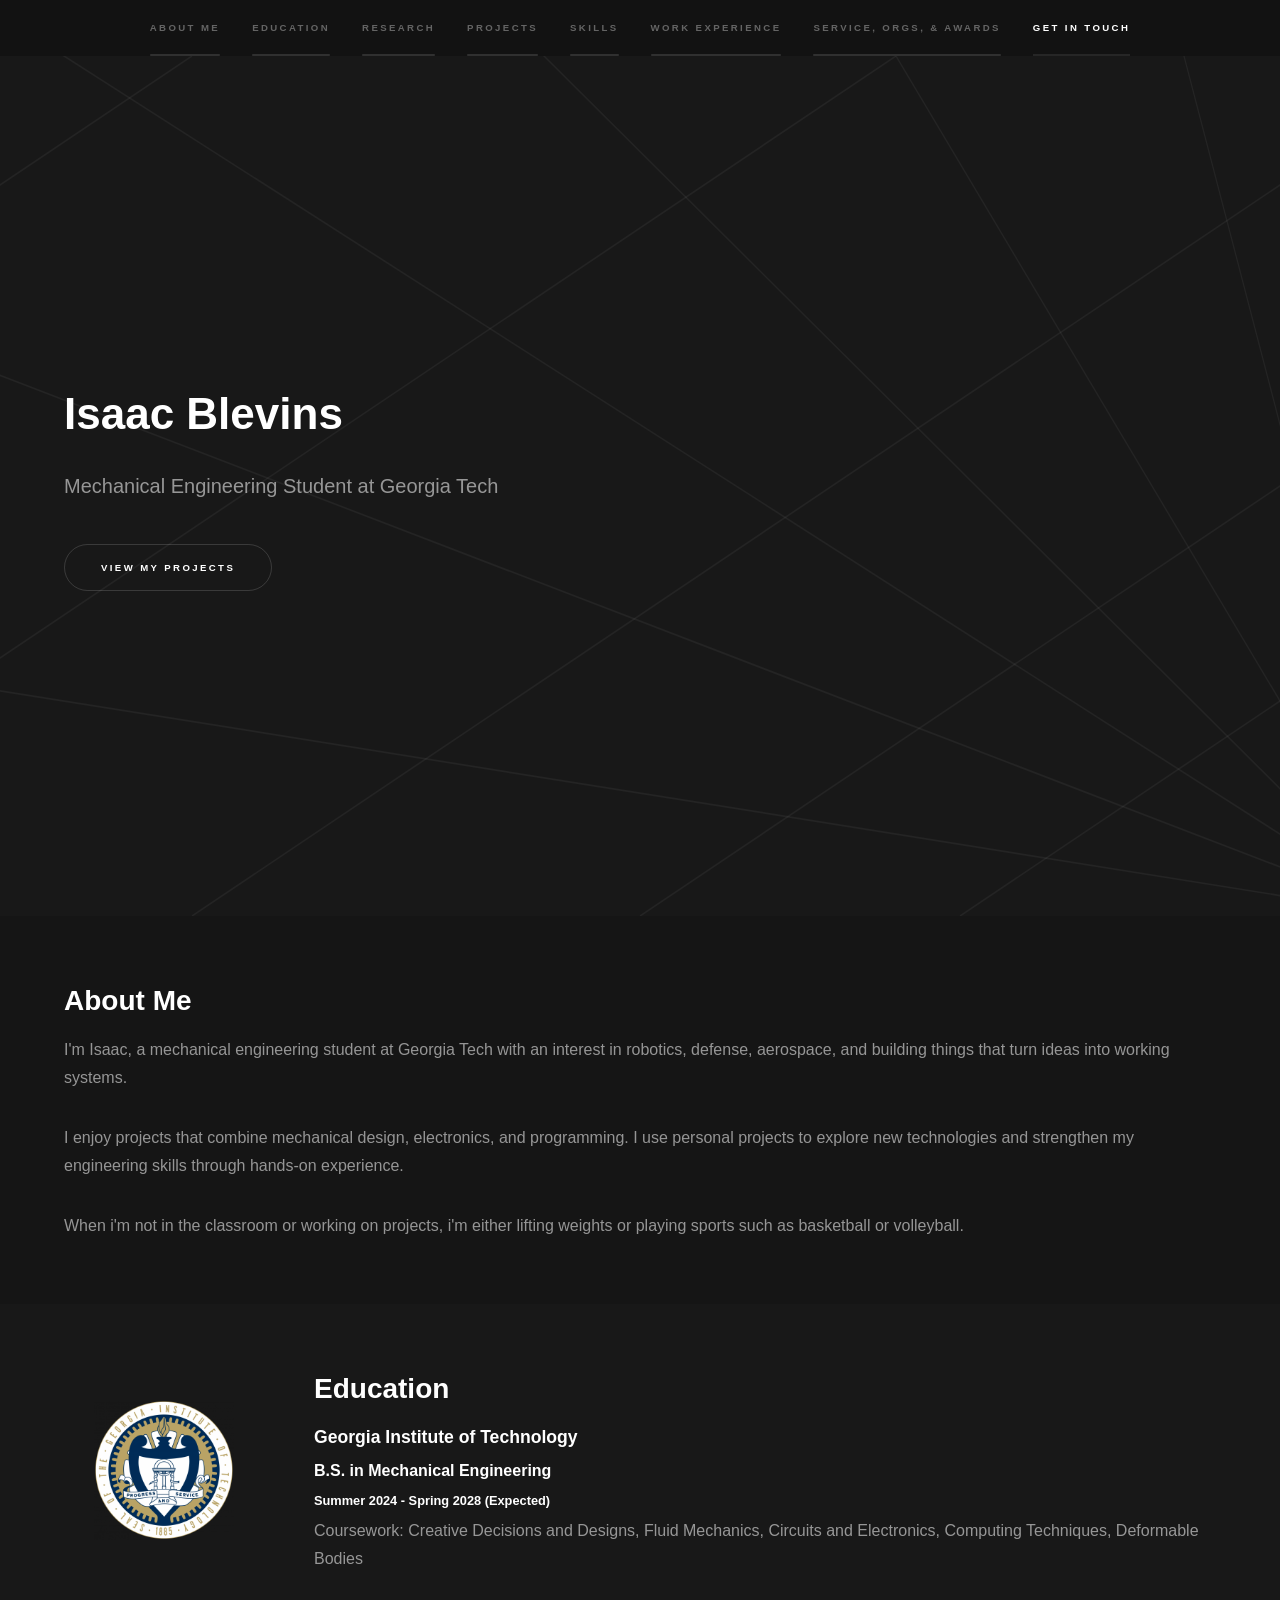
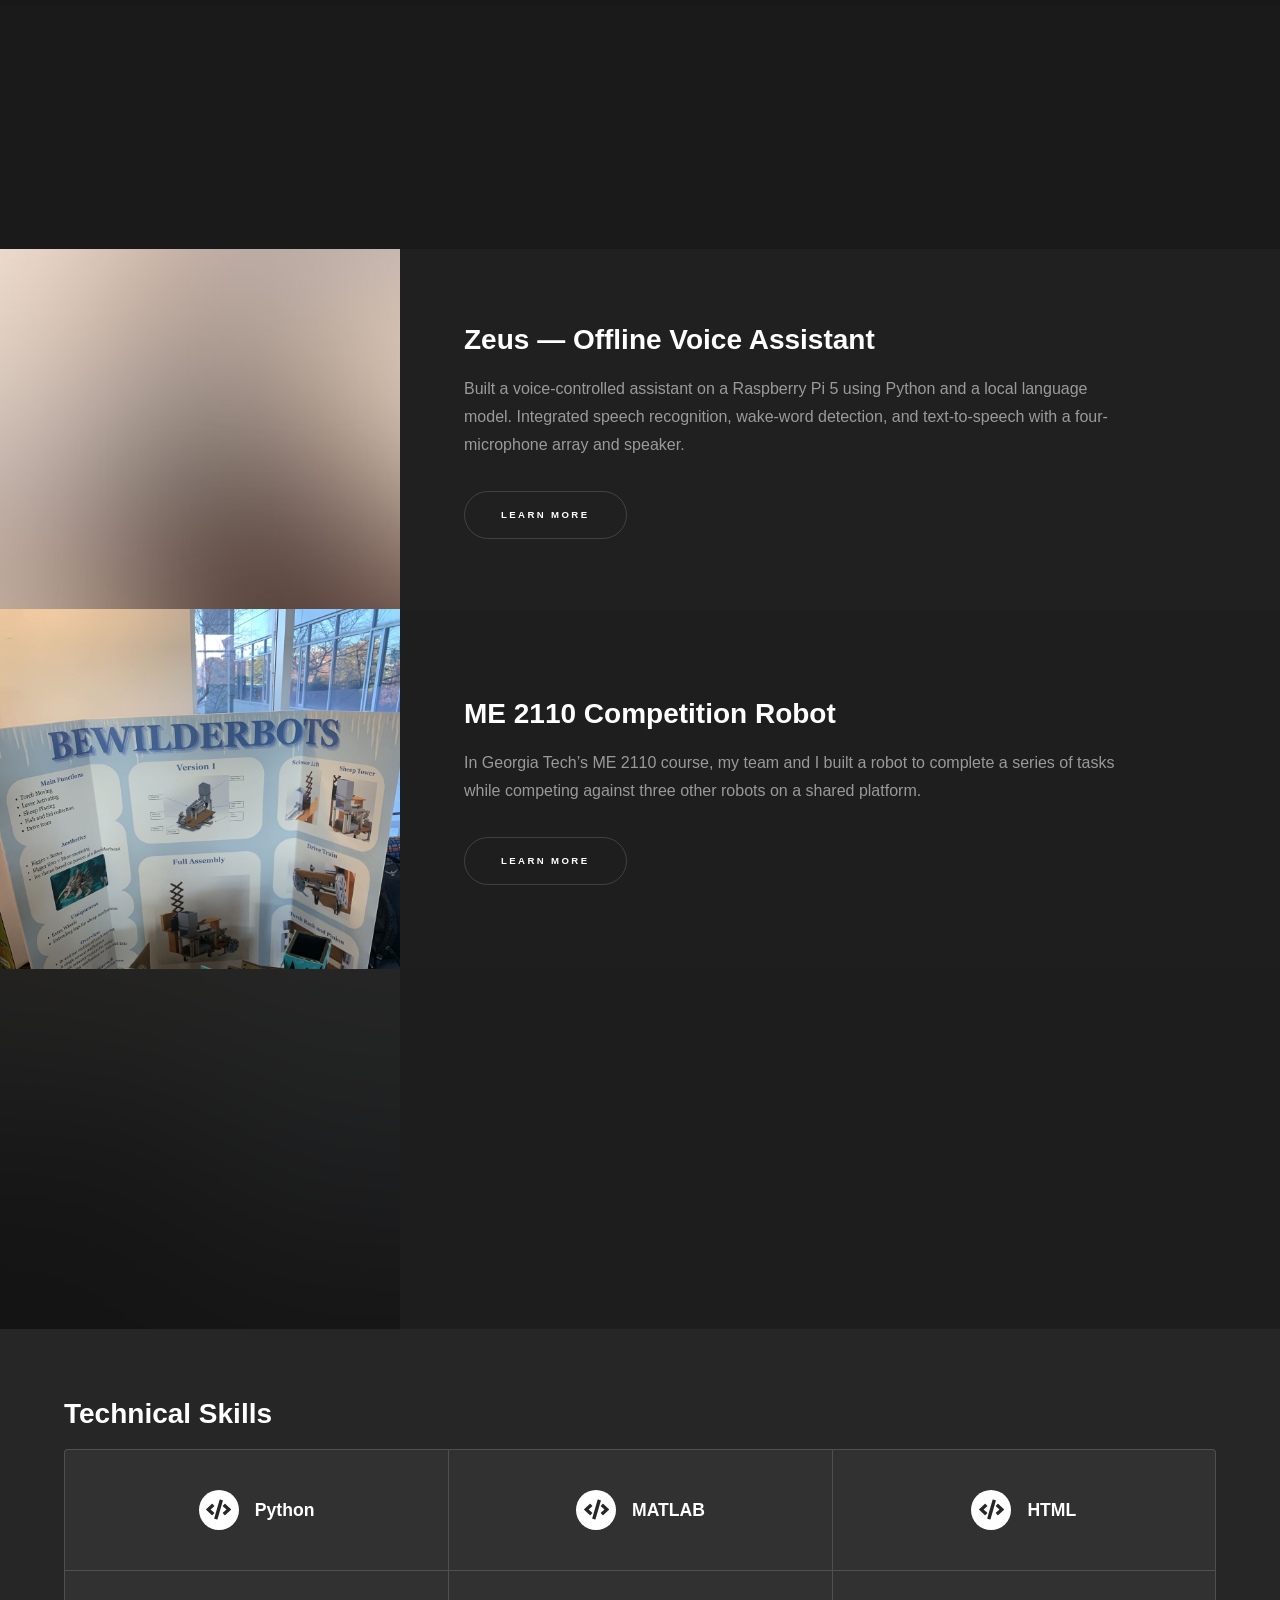
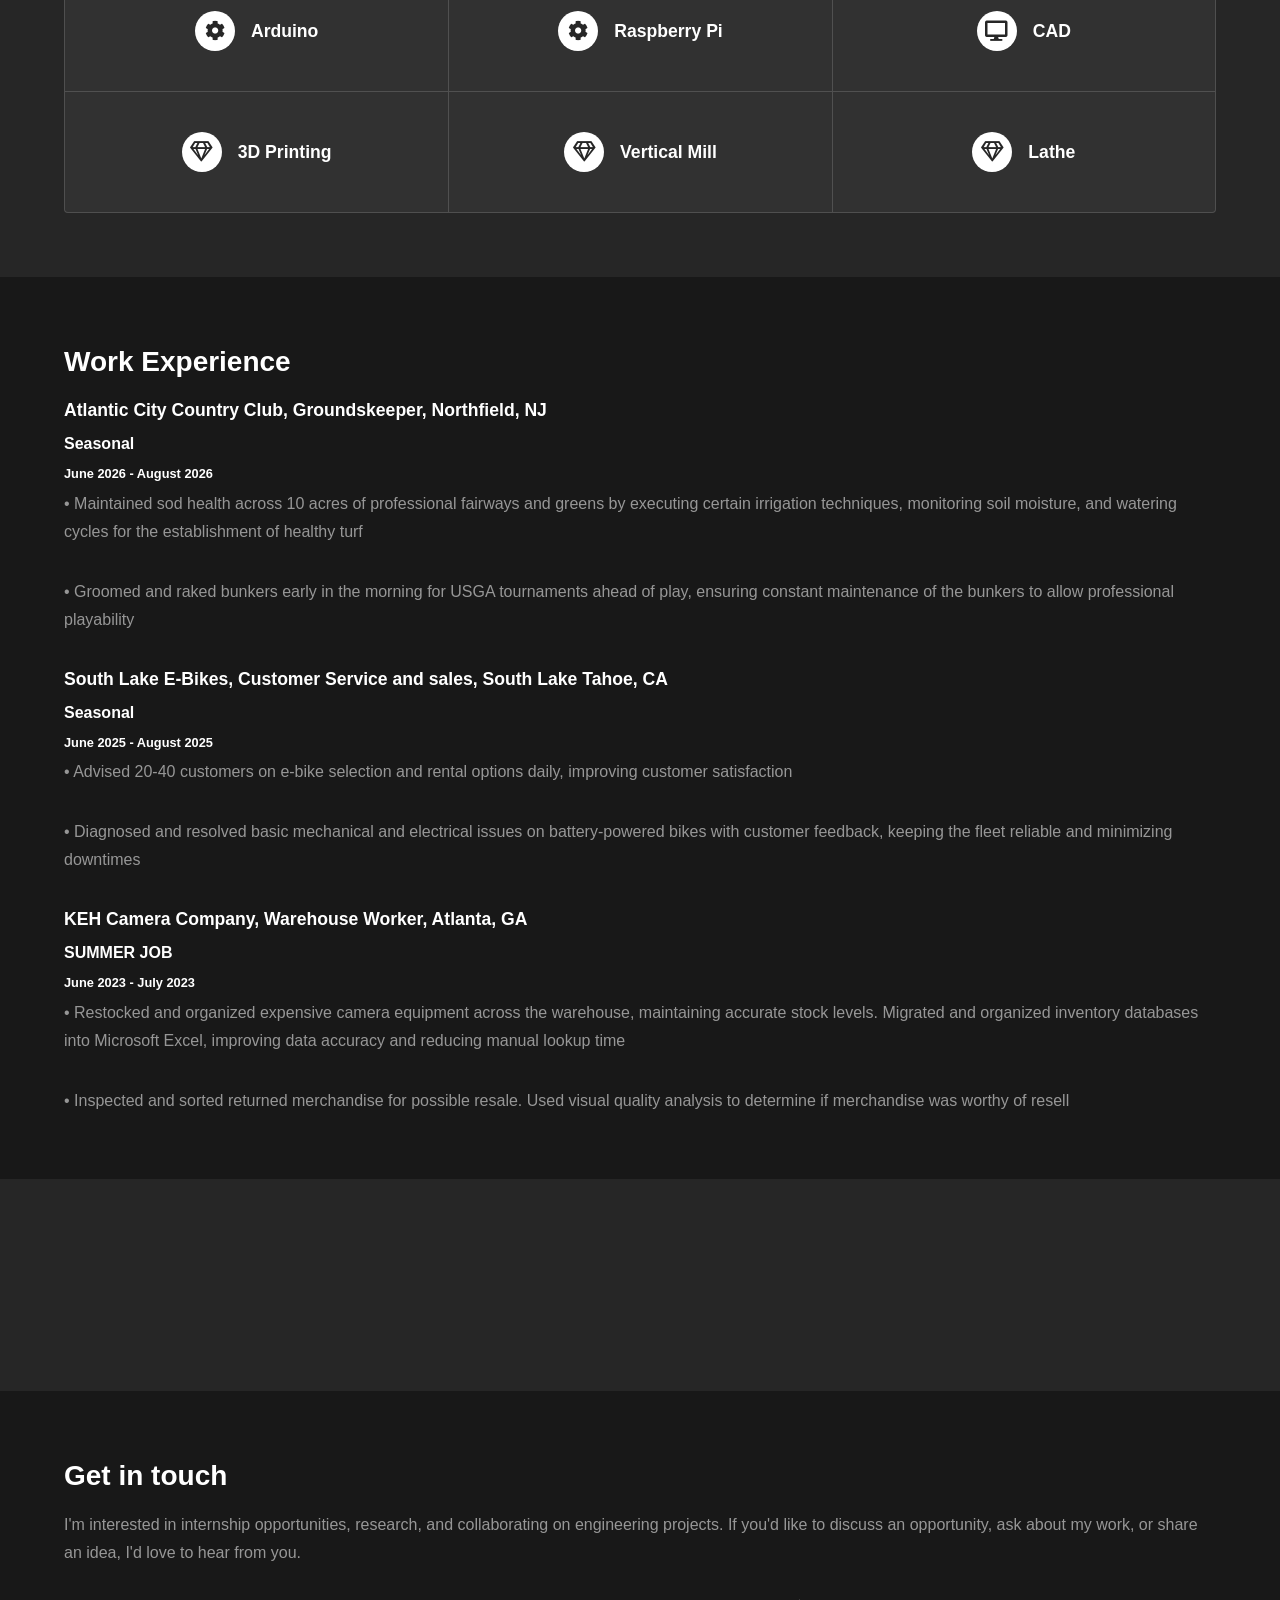
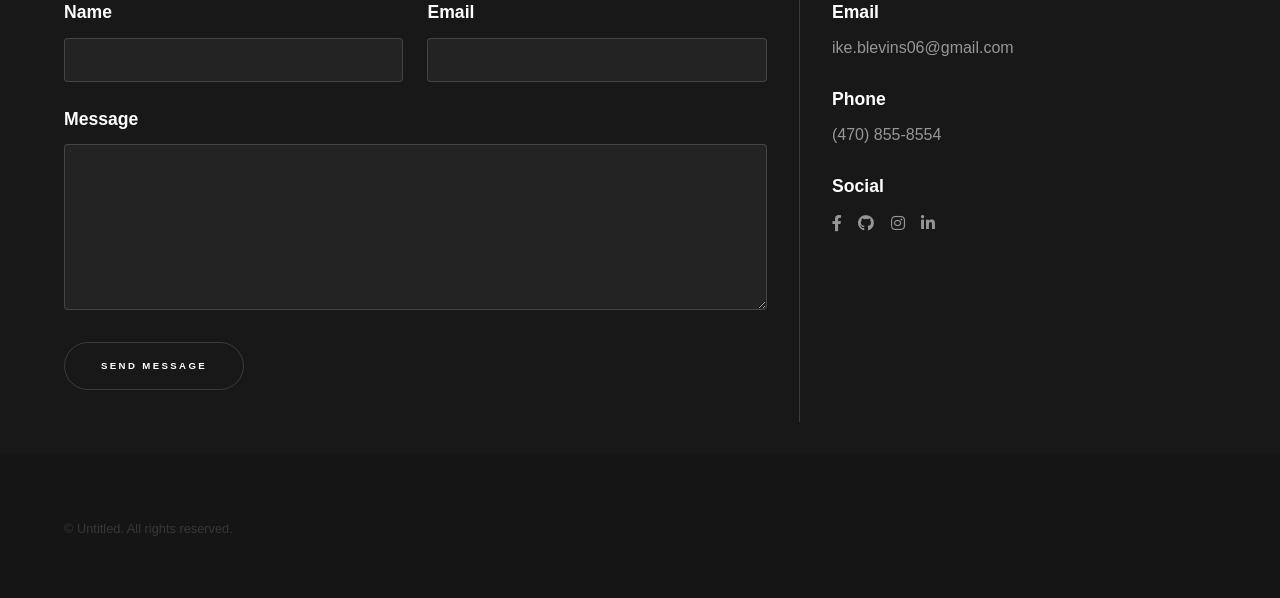
<file: index.html>
<!DOCTYPE HTML>
<!--
	Hyperspace by HTML5 UP
	html5up.net | @ajlkn
	Free for personal and commercial use under the CCA 3.0 license (html5up.net/license)
-->
<html>
	<head>
		<title>Isaac Blevins</title>
		<link rel="icon" type="image/png" href="images/edscxh5g.png" />
		<meta charset="utf-8" />
		<meta name="viewport" content="width=device-width, initial-scale=1, user-scalable=no" />
		<link rel="stylesheet" href="assets/css/main.css" />
		<noscript><link rel="stylesheet" href="assets/css/noscript.css" /></noscript>
	</head>
	<body class="is-preload">

		<!-- Sidebar -->
			<section id="sidebar">
				<div class="inner">
					<nav>
						<ul>
							<li><a href="#about">About Me</a></li>
							<li><a href="#education">Education</a></li>
							<li><a href="#research">Research</a></li>
							<li><a href="#one">Projects</a></li>
							<li><a href="#two">Skills</a></li>
							<li><a href="#work">Work Experience</a></li>
							<li><a href="#awards">Service, Orgs, & Awards</a></li>
							<li><a href="#three">Get in touch</a></li>
						</ul>
					</nav>
				</div>
			</section>

		<!-- Wrapper -->
			<div id="wrapper">

				<!-- Intro -->
					<section id="intro" class="wrapper style1 fullscreen fade-up">
						<div class="inner">
							<h1>Isaac Blevins</h1>
							<p>
							Mechanical Engineering Student at Georgia Tech
							</p>
							<ul class="actions">
								<li><a href="#one" class="button scrolly">View My Projects</a></li>
							</ul>
						</div>
					</section>
					<!-- About Me -->
					<section id="about" class="wrapper style1-alt fade-up">
						<div class="inner">
							<h2>About Me</h2>
							<p>
								I'm Isaac, a mechanical engineering student at Georgia Tech
								with an interest in robotics, defense, aerospace, and building things
								that turn ideas into working systems.
							</p>
							<p>
								I enjoy projects that combine mechanical design, electronics,
								and programming. I use personal projects to
								explore new technologies and strengthen my engineering skills
								through hands-on experience.
							</p>
							<p>
								When i'm not in the classroom or working on projects, i'm either 
								lifting weights or playing sports such as basketball or volleyball.
							</p>
						</div>
					</section>
<!-- Education -->
<section id="education" class="wrapper style1 fade-up">
    <div class="inner">
        <div class="education-layout">
            <img
                src="images/edscxh5g.png"
                alt="Georgia Tech logo"
                class="education-logo"
            />

            <div>
                <h2>Education</h2>
                <h3>Georgia Institute of Technology</h3>
                <h4>B.S. in Mechanical Engineering</h4>
                <h5>Summer 2024 - Spring 2028 (Expected)</h5>
                <p>
                    Coursework: Creative Decisions and Designs,
                    Fluid Mechanics, Circuits and Electronics,
                    Computing Techniques, Deformable Bodies
				</p>
            </div>
        </div>
    </div>
</section>

					<!-- Research -->
					<section id="research" class="wrapper style2 fade-up">
						<div class="inner">
							<h2>Research</h2>
							<h4>Vertical Interated Projects - SonarNAv Robotics</h4>
							<p>Starting Spring 2027</p>
						</div>
					</section>
				<!-- One -->
					<section id="one" class="wrapper style2 spotlights">
						<section>
							<a href="#" class="image"><img src="images/pic01.jpg" alt="" data-position="center center" /></a>
							<div class="content">
								<div class="inner">
									<h2>Zeus — Offline Voice Assistant</h2>
									<p>
									Built a voice-controlled assistant on a Raspberry Pi 5
									using Python and a local language model. Integrated
									speech recognition, wake-word detection, and text-to-speech
									with a four-microphone array and speaker.
									</p>
									<ul class="actions">
										<li><a href="project_1.html" class="button">Learn more</a></li>
									</ul>
								</div>
							</div>
						</section>
						<section>
							<a href="#" class="image"><img src="images/1776796062975.jpeg" alt="" data-position="top center" /></a>
							<div class="content">
								<div class="inner">
									<h2>ME 2110 Competition Robot</h2>
									<p>
									In Georgia Tech’s ME 2110 course, my team and I built a robot to complete a series of tasks while competing against three other robots on a shared platform.
									</p>
									<ul class="actions">
										<li><a href="project_2.html" class="button">Learn more</a></li>
									</ul>
								</div>
							</div>
						</section>
						<section>
							<a href="#" class="image"><img src="images/pic03.jpg" alt="" data-position="25% 25%" /></a>
							<div class="content">
								<div class="inner">
									<h2>Ardiuno Sonar Rover</h2>
									<p>
									IN PROGRESS
									</p>
									<!--
									<ul class="actions">
										<li><a href="project_3.html" class="button">Learn more</a></li>
									</ul>
									-->
								</div>
							</div>
						</section>
					</section>

				<!-- Two -->
					<section id="two" class="wrapper style3 fade-up">
						<div class="inner">
							<h2>Technical Skills</h2>
							<div class="features">
								<section>
									<span class="icon solid major fa-code"></span>
									<h3>Python</h3>
									<p>Phasellus convallis elit id ullam corper amet et pulvinar. Duis aliquam turpis mauris, sed ultricies erat dapibus.</p>
								</section>
						<!--	<section>
									<span class="icon solid major fa-lock"></span>
									<h3>Aliquam sed nullam</h3>
									<p>Phasellus convallis elit id ullam corper amet et pulvinar. Duis aliquam turpis mauris, sed ultricies erat dapibus.</p>
								</section>  -->
								<section>
									<span class="icon solid major fa-code"></span>
									<h3>MATLAB</h3>
								</section>
								<section>
									<span class="icon solid major fa-code"></span>
									<h3>HTML</h3>
								</section>
								<section>
									<span class="icon solid major fa-cog"></span>
									<h3>Arduino</h3>
								</section>
								<section>
									<span class="icon solid major fa-cog"></span>
									<h3>Raspberry Pi</h3>
								</section>
								<section>
									<span class="icon solid major fa-desktop"></span>
									<h3>CAD</h3>
								</section>
						<!--		<section>
									<span class="icon solid major fa-link"></span>
									<h3>Urna quis bibendum</h3>
								</section>  -->
								<section>
									<span class="icon major fa-gem"></span>
									<h3>3D Printing</h3>
								</section>
								<section>
									<span class="icon major fa-gem"></span>
									<h3>Vertical Mill</h3>
								</section>
								<section>
									<span class="icon major fa-gem"></span>
									<h3>Lathe</h3>
								</section>
							</div>
						</div>
					</section>
						<!-- Work Experience -->
						<section id="work" class="wrapper style1 fade-up">
							<div class="inner">
								<h2>Work Experience</h2>
								<h3>Atlantic City Country Club, Groundskeeper, Northfield, NJ</h3>
								<h4>Seasonal</h4>
								<h5>June 2026 - August 2026</h5>
								<p>• Maintained sod health across 10 acres of professional fairways and greens by executing certain irrigation techniques, monitoring soil moisture, and watering cycles for the establishment of healthy turf</p>
								<p>• Groomed and raked bunkers early in the morning for USGA tournaments ahead of play, ensuring constant maintenance of the bunkers to allow professional playability</p>
								<h3>South Lake E-Bikes, Customer Service and sales, South Lake Tahoe, CA</h3>
								<h4>Seasonal</h4>
								<h5>June 2025 - August 2025</h5>
								<p>• Advised 20-40 customers on e-bike selection and rental options daily, improving customer satisfaction</p>
								<p>• Diagnosed and resolved basic mechanical and electrical issues on battery-powered bikes with customer feedback, keeping the fleet reliable and minimizing downtimes</p>
								<h3>KEH Camera Company, Warehouse Worker, Atlanta, GA</h3>
								<h4>SUMMER JOB</h4>
								<h5>June 2023 - July 2023</h5>
								<p>• Restocked and organized expensive camera equipment across the warehouse, maintaining accurate stock levels. Migrated and organized inventory databases into Microsoft Excel, improving data accuracy and reducing manual lookup time</p>
								<p>• Inspected and sorted returned merchandise for possible resale. Used visual quality analysis to determine if merchandise was worthy of resell</p>
							</div>
						</section>

						<!-- Awards -->
						<section id="awards" class="wrapper style3 fade-up">
							<div class="inner">
								<h2>Service, Organizations, and Awards</h2>
								<p>Boys Scouts of America Eagle Scout</p>
							</div>
						</section>
				<!-- Three -->
					<section id="three" class="wrapper style1 fade-up">
						<div class="inner">
							<h2>Get in touch</h2>
							<p>I'm interested in internship opportunities, research, and collaborating on engineering projects. If you'd like to discuss an opportunity, ask about my work, or share an idea, I'd love to hear from you.</p>
							<div class="split style1">
								<section>
									<form method="post" action="https://formspree.io/f/mqppvzro">
										<div class="fields">
											<div class="field half">
												<label for="name">Name</label>
												<input type="text" name="name" id="name" required />
											</div>

											<div class="field half">
												<label for="email">Email</label>
												<input type="email" name="email" id="email" required />
											</div>

											<div class="field">
												<label for="message">Message</label>
												<textarea name="message" id="message" rows="5" required></textarea>
											</div>
										</div>

										<ul class="actions">
											<li><button type="submit" class="button">Send Message</button></li>
										</ul>
									</form>
								</section>
								<section>
									<ul class="contact">
										<li>
											<h3>Email</h3>
											<span>ike.blevins06@gmail.com</span>
										</li>
										<li>
											<h3>Phone</h3>
											<span>(470) 855-8554</span>
										</li>
										<li>
											<h3>Social</h3>
											<ul class="icons">
												<li><a href="https://www.facebook.com/isaac.blevins.2025" target="_blank" class="icon brands fa-facebook-f"><span class="label">Facebook</span></a></li>
												<li><a href="https://github.com/ike-blevins06" target="_blank" class="icon brands fa-github"><span class="label">GitHub</span></a></li>
												<li><a href="https://www.instagram.com/eyesac0608/" target="_blank" class="icon brands fa-instagram"><span class="label">Instagram</span></a></li>
												<li><a href="https://www.linkedin.com/in/isaac-blevins" target="_blank" class="icon brands fa-linkedin-in"><span class="label">LinkedIn</span></a></li>
											</ul>
										</li>
									</ul>
								</section>
							</div>
						</div>
					</section>

			</div>

		<!-- Footer -->
			<footer id="footer" class="wrapper style1-alt">
				<div class="inner">
					<ul class="menu">
						<li>&copy; Untitled. All rights reserved.</li>
					</ul>
				</div>
			</footer>

		<!-- Scripts -->
			<script src="assets/js/jquery.min.js"></script>
			<script src="assets/js/jquery.scrollex.min.js"></script>
			<script src="assets/js/jquery.scrolly.min.js"></script>
			<script src="assets/js/browser.min.js"></script>
			<script src="assets/js/breakpoints.min.js"></script>
			<script src="assets/js/util.js"></script>
			<script src="assets/js/main.js"></script>

	</body>
</html>
</file>
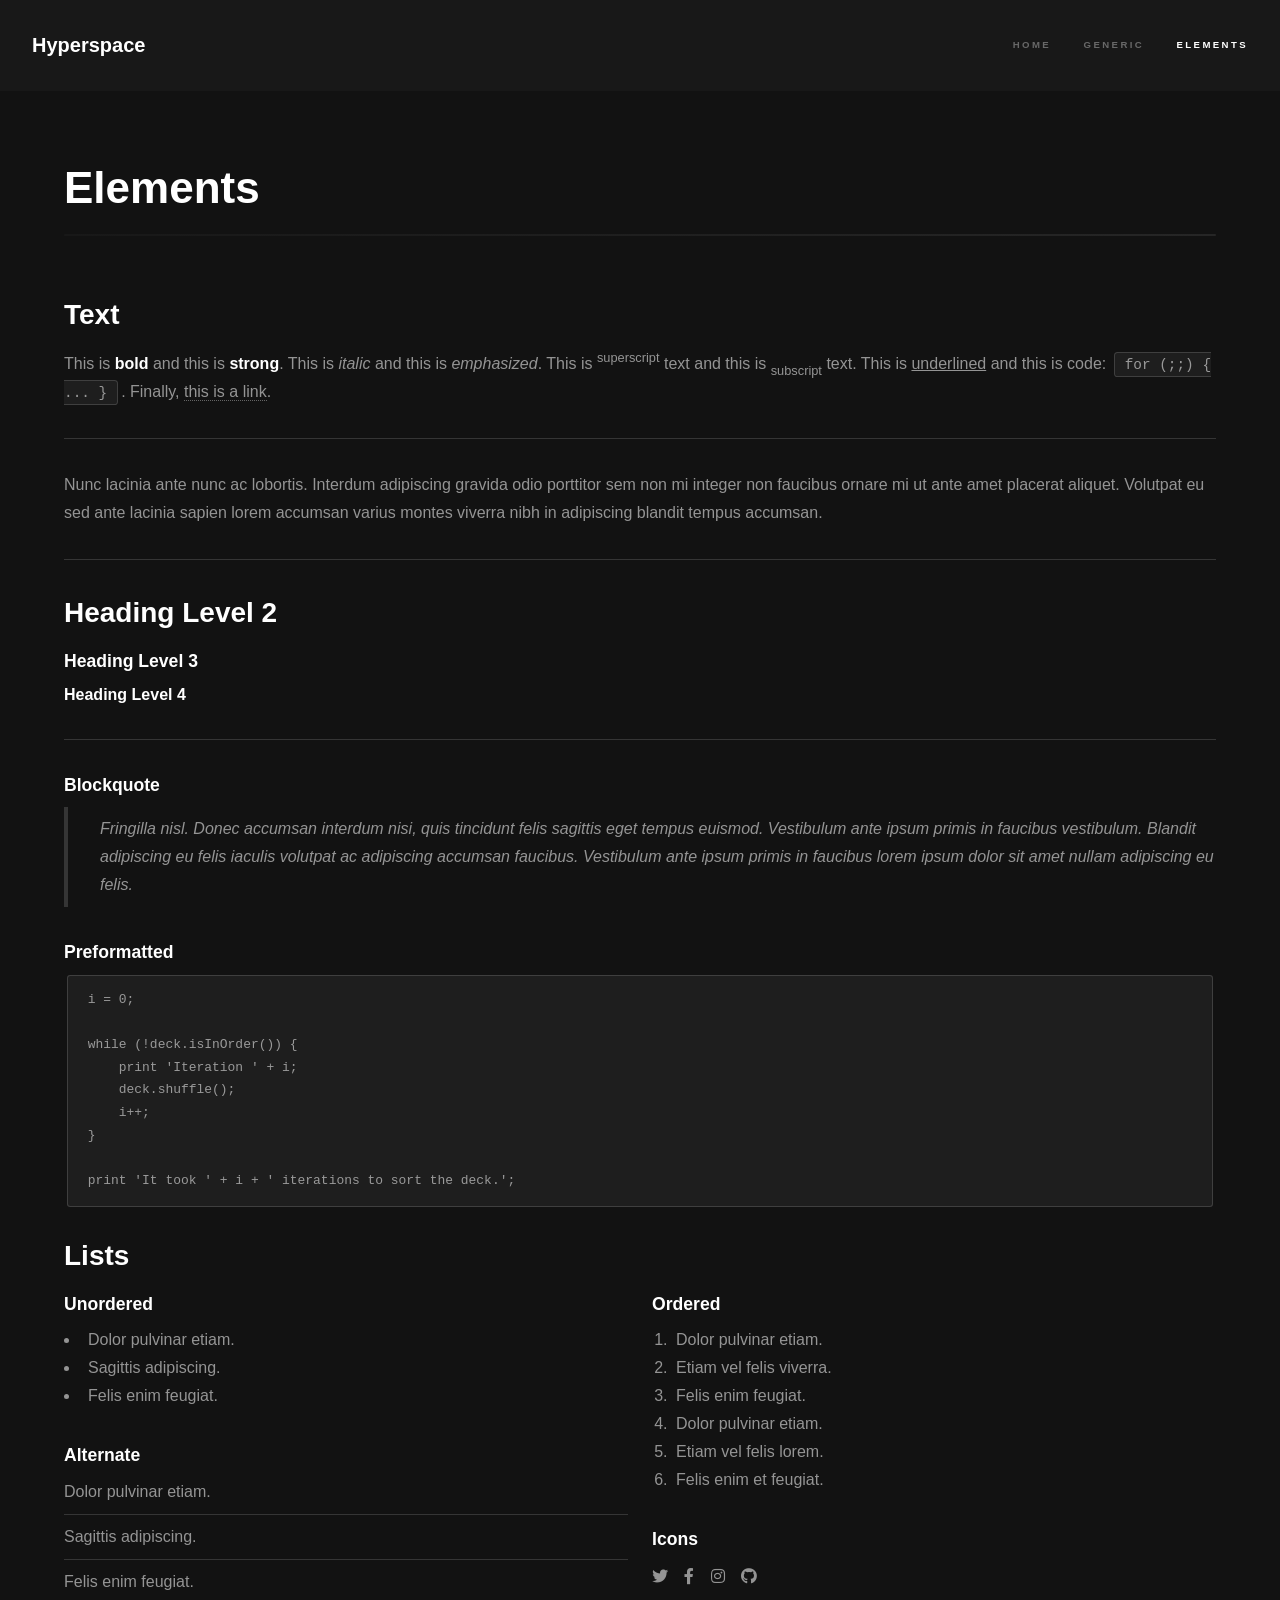
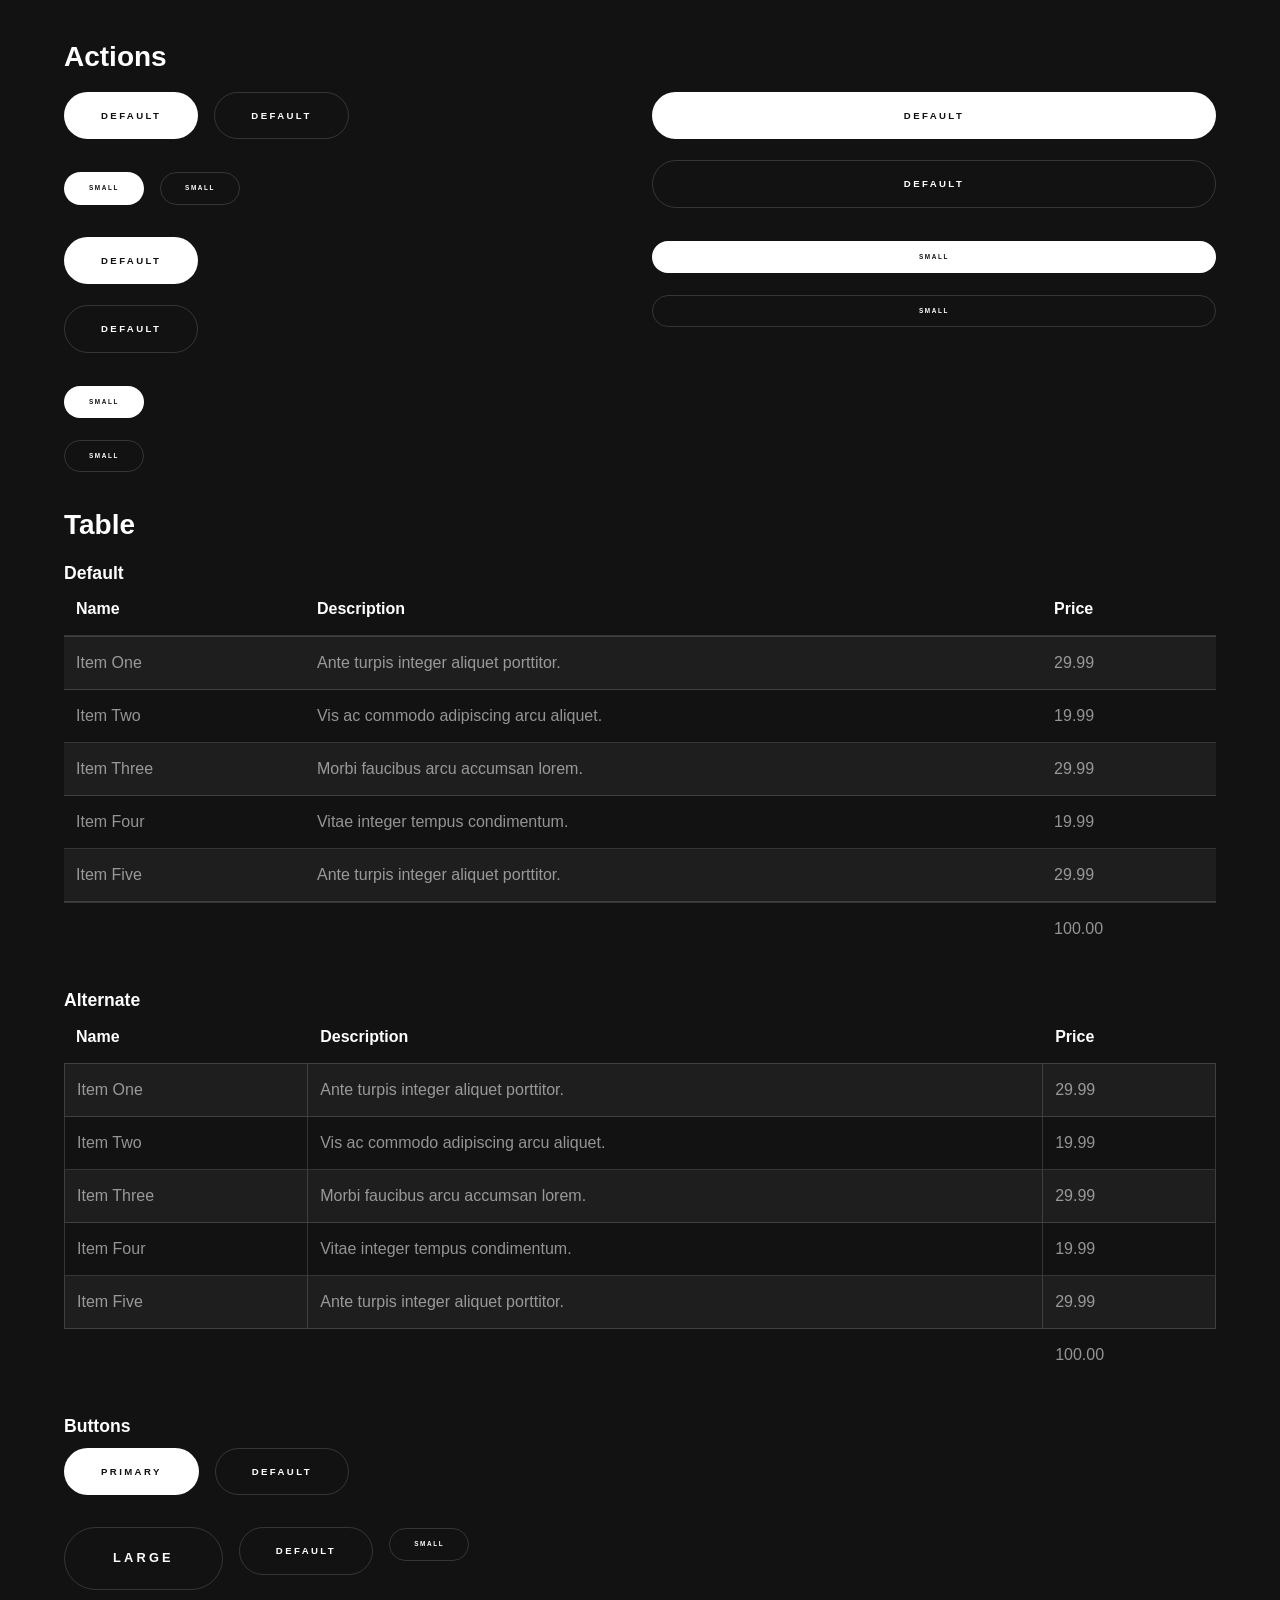
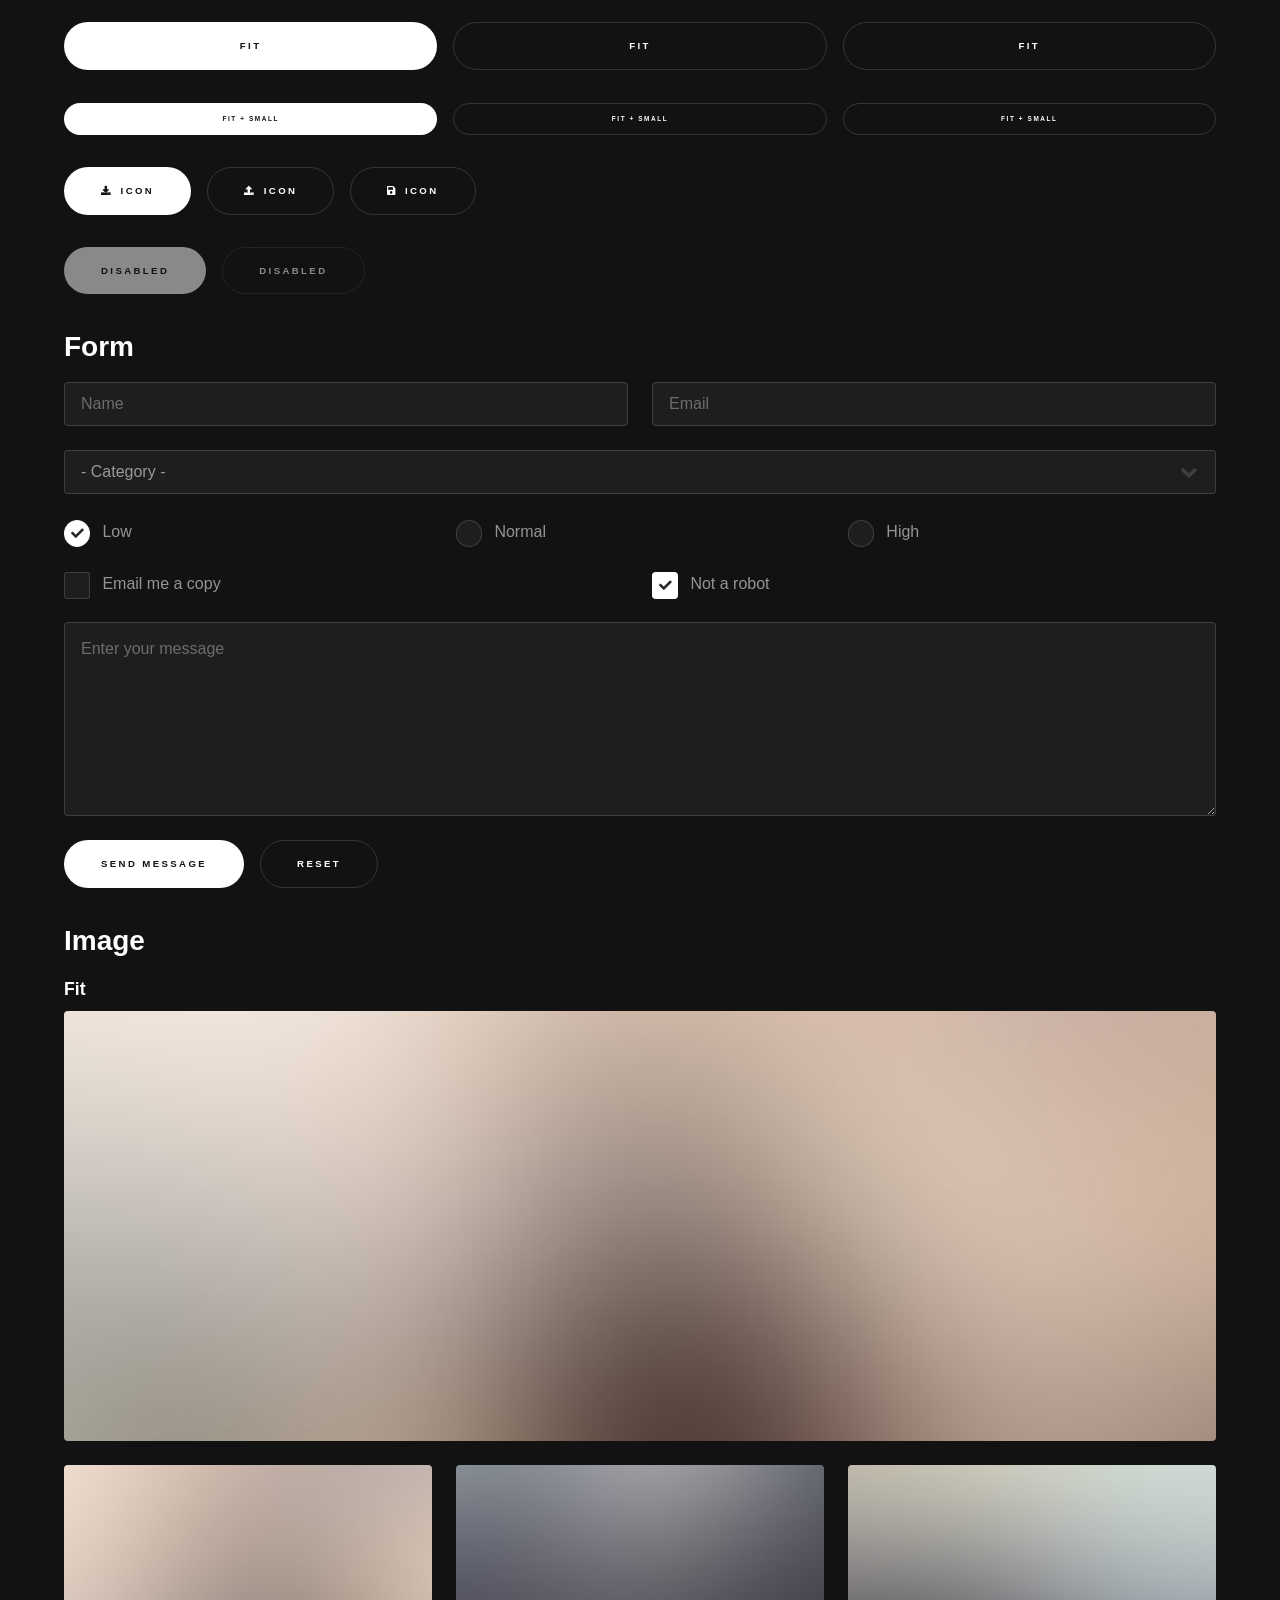
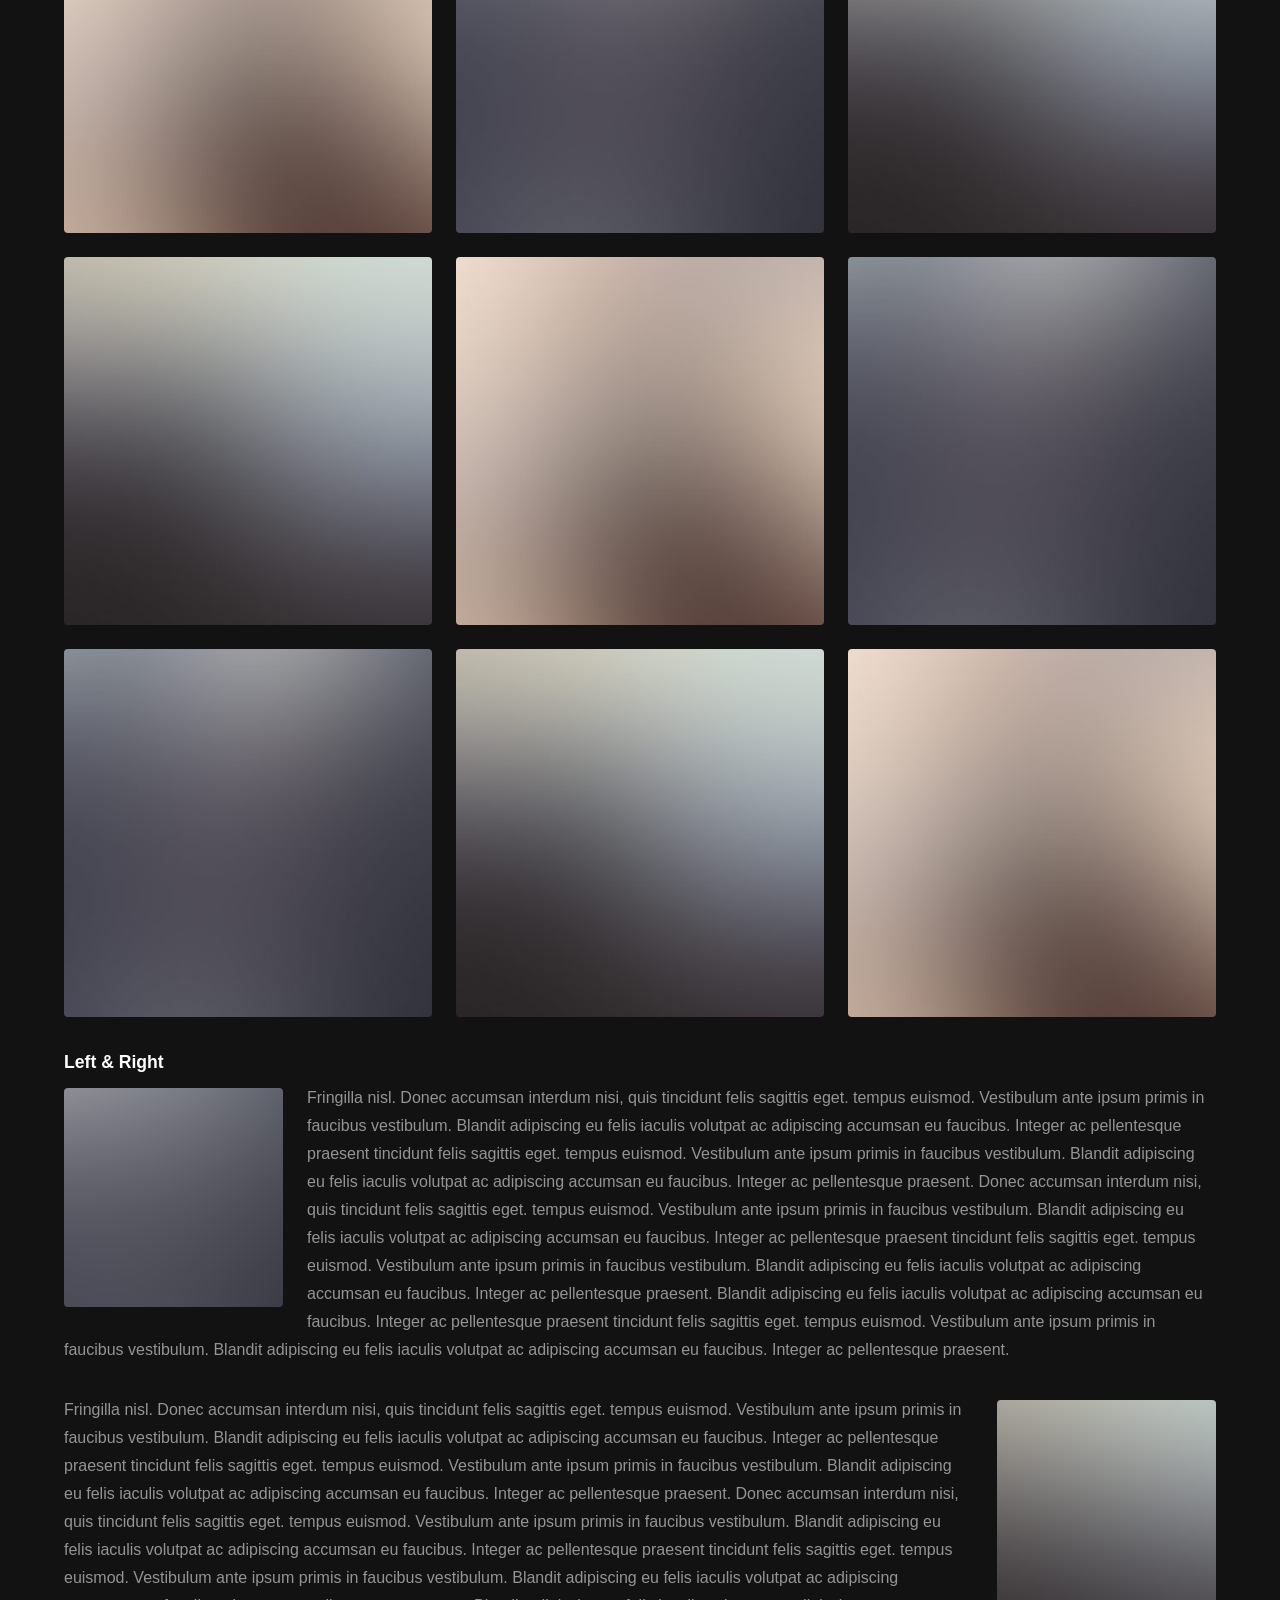
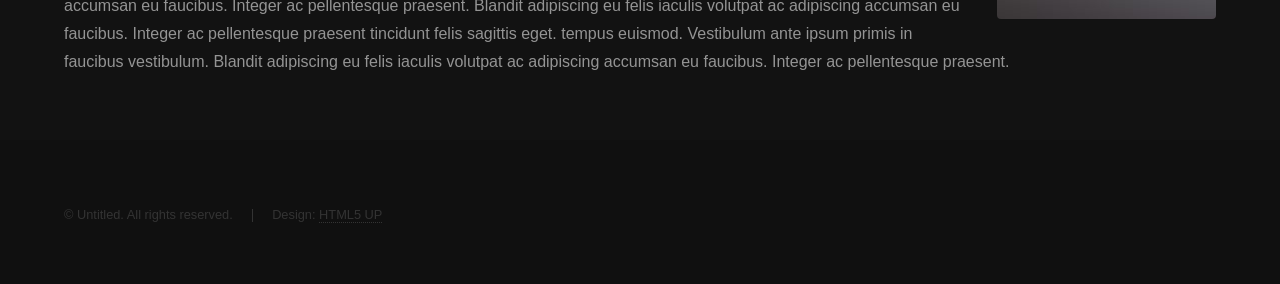
<file: elements.html>
<!DOCTYPE HTML>
<!--
	Hyperspace by HTML5 UP
	html5up.net | @ajlkn
	Free for personal and commercial use under the CCA 3.0 license (html5up.net/license)
-->
<html>
	<head>
		<title>Elements - Hyperspace by HTML5 UP</title>
		<meta charset="utf-8" />
		<meta name="viewport" content="width=device-width, initial-scale=1, user-scalable=no" />
		<link rel="stylesheet" href="assets/css/main.css" />
		<noscript><link rel="stylesheet" href="assets/css/noscript.css" /></noscript>
	</head>
	<body class="is-preload">

		<!-- Header -->
			<header id="header">
				<a href="index.html" class="title">Hyperspace</a>
				<nav>
					<ul>
						<li><a href="index.html">Home</a></li>
						<li><a href="generic.html">Generic</a></li>
						<li><a href="elements.html"  class="active">Elements</a></li>
					</ul>
				</nav>
			</header>

		<!-- Wrapper -->
			<div id="wrapper">

				<!-- Main -->
					<section id="main" class="wrapper">
						<div class="inner">
							<h1 class="major">Elements</h1>

							<!-- Text -->
								<section>
									<h2>Text</h2>
									<p>This is <b>bold</b> and this is <strong>strong</strong>. This is <i>italic</i> and this is <em>emphasized</em>.
									This is <sup>superscript</sup> text and this is <sub>subscript</sub> text.
									This is <u>underlined</u> and this is code: <code>for (;;) { ... }</code>. Finally, <a href="#">this is a link</a>.</p>
									<hr />
									<p>Nunc lacinia ante nunc ac lobortis. Interdum adipiscing gravida odio porttitor sem non mi integer non faucibus ornare mi ut ante amet placerat aliquet. Volutpat eu sed ante lacinia sapien lorem accumsan varius montes viverra nibh in adipiscing blandit tempus accumsan.</p>
									<hr />
									<h2>Heading Level 2</h2>
									<h3>Heading Level 3</h3>
									<h4>Heading Level 4</h4>
									<hr />
									<h3>Blockquote</h3>
									<blockquote>Fringilla nisl. Donec accumsan interdum nisi, quis tincidunt felis sagittis eget tempus euismod. Vestibulum ante ipsum primis in faucibus vestibulum. Blandit adipiscing eu felis iaculis volutpat ac adipiscing accumsan faucibus. Vestibulum ante ipsum primis in faucibus lorem ipsum dolor sit amet nullam adipiscing eu felis.</blockquote>
									<h3>Preformatted</h3>
									<pre><code>i = 0;

while (!deck.isInOrder()) {
    print 'Iteration ' + i;
    deck.shuffle();
    i++;
}

print 'It took ' + i + ' iterations to sort the deck.';</code></pre>
								</section>

							<!-- Lists -->
								<section>
									<h2>Lists</h2>
									<div class="row">
										<div class="col-6 col-12-medium">
											<h3>Unordered</h3>
											<ul>
												<li>Dolor pulvinar etiam.</li>
												<li>Sagittis adipiscing.</li>
												<li>Felis enim feugiat.</li>
											</ul>
											<h3>Alternate</h3>
											<ul class="alt">
												<li>Dolor pulvinar etiam.</li>
												<li>Sagittis adipiscing.</li>
												<li>Felis enim feugiat.</li>
											</ul>
										</div>
										<div class="col-6 col-12-medium">
											<h3>Ordered</h3>
											<ol>
												<li>Dolor pulvinar etiam.</li>
												<li>Etiam vel felis viverra.</li>
												<li>Felis enim feugiat.</li>
												<li>Dolor pulvinar etiam.</li>
												<li>Etiam vel felis lorem.</li>
												<li>Felis enim et feugiat.</li>
											</ol>
											<h3>Icons</h3>
											<ul class="icons">
												<li><a href="#" class="icon brands fa-twitter"><span class="label">Twitter</span></a></li>
												<li><a href="#" class="icon brands fa-facebook-f"><span class="label">Facebook</span></a></li>
												<li><a href="#" class="icon brands fa-instagram"><span class="label">Instagram</span></a></li>
												<li><a href="#" class="icon brands fa-github"><span class="label">Github</span></a></li>
											</ul>
										</div>
									</div>
									<h2>Actions</h2>
									<div class="row">
										<div class="col-6 col-12-medium">
											<ul class="actions">
												<li><a href="#" class="button primary">Default</a></li>
												<li><a href="#" class="button">Default</a></li>
											</ul>
											<ul class="actions small">
												<li><a href="#" class="button primary small">Small</a></li>
												<li><a href="#" class="button small">Small</a></li>
											</ul>
											<ul class="actions stacked">
												<li><a href="#" class="button primary">Default</a></li>
												<li><a href="#" class="button">Default</a></li>
											</ul>
											<ul class="actions stacked">
												<li><a href="#" class="button primary small">Small</a></li>
												<li><a href="#" class="button small">Small</a></li>
											</ul>
										</div>
										<div class="col-6 col-12-medium">
											<ul class="actions stacked">
												<li><a href="#" class="button primary fit">Default</a></li>
												<li><a href="#" class="button fit">Default</a></li>
											</ul>
											<ul class="actions stacked">
												<li><a href="#" class="button primary small fit">Small</a></li>
												<li><a href="#" class="button small fit">Small</a></li>
											</ul>
										</div>
									</div>
								</section>

							<!-- Table -->
								<section>
									<h2>Table</h2>
									<h3>Default</h3>
									<div class="table-wrapper">
										<table>
											<thead>
												<tr>
													<th>Name</th>
													<th>Description</th>
													<th>Price</th>
												</tr>
											</thead>
											<tbody>
												<tr>
													<td>Item One</td>
													<td>Ante turpis integer aliquet porttitor.</td>
													<td>29.99</td>
												</tr>
												<tr>
													<td>Item Two</td>
													<td>Vis ac commodo adipiscing arcu aliquet.</td>
													<td>19.99</td>
												</tr>
												<tr>
													<td>Item Three</td>
													<td> Morbi faucibus arcu accumsan lorem.</td>
													<td>29.99</td>
												</tr>
												<tr>
													<td>Item Four</td>
													<td>Vitae integer tempus condimentum.</td>
													<td>19.99</td>
												</tr>
												<tr>
													<td>Item Five</td>
													<td>Ante turpis integer aliquet porttitor.</td>
													<td>29.99</td>
												</tr>
											</tbody>
											<tfoot>
												<tr>
													<td colspan="2"></td>
													<td>100.00</td>
												</tr>
											</tfoot>
										</table>
									</div>

									<h3>Alternate</h3>
									<div class="table-wrapper">
										<table class="alt">
											<thead>
												<tr>
													<th>Name</th>
													<th>Description</th>
													<th>Price</th>
												</tr>
											</thead>
											<tbody>
												<tr>
													<td>Item One</td>
													<td>Ante turpis integer aliquet porttitor.</td>
													<td>29.99</td>
												</tr>
												<tr>
													<td>Item Two</td>
													<td>Vis ac commodo adipiscing arcu aliquet.</td>
													<td>19.99</td>
												</tr>
												<tr>
													<td>Item Three</td>
													<td> Morbi faucibus arcu accumsan lorem.</td>
													<td>29.99</td>
												</tr>
												<tr>
													<td>Item Four</td>
													<td>Vitae integer tempus condimentum.</td>
													<td>19.99</td>
												</tr>
												<tr>
													<td>Item Five</td>
													<td>Ante turpis integer aliquet porttitor.</td>
													<td>29.99</td>
												</tr>
											</tbody>
											<tfoot>
												<tr>
													<td colspan="2"></td>
													<td>100.00</td>
												</tr>
											</tfoot>
										</table>
									</div>
								</section>

							<!-- Buttons -->
								<section>
									<h3>Buttons</h3>
									<ul class="actions">
										<li><a href="#" class="button primary">Primary</a></li>
										<li><a href="#" class="button">Default</a></li>
									</ul>
									<ul class="actions">
										<li><a href="#" class="button large">Large</a></li>
										<li><a href="#" class="button">Default</a></li>
										<li><a href="#" class="button small">Small</a></li>
									</ul>
									<ul class="actions fit">
										<li><a href="#" class="button primary fit">Fit</a></li>
										<li><a href="#" class="button fit">Fit</a></li>
										<li><a href="#" class="button fit">Fit</a></li>
									</ul>
									<ul class="actions fit small">
										<li><a href="#" class="button primary fit small">Fit + Small</a></li>
										<li><a href="#" class="button fit small">Fit + Small</a></li>
										<li><a href="#" class="button fit small">Fit + Small</a></li>
									</ul>
									<ul class="actions">
										<li><a href="#" class="button primary icon solid fa-download">Icon</a></li>
										<li><a href="#" class="button icon solid fa-upload">Icon</a></li>
										<li><a href="#" class="button icon solid fa-save">Icon</a></li>
									</ul>
									<ul class="actions">
										<li><span class="button primary disabled">Disabled</span></li>
										<li><span class="button disabled">Disabled</span></li>
									</ul>
								</section>

							<!-- Form -->
								<section>
									<h2>Form</h2>
									<form method="post" action="#">
										<div class="row gtr-uniform">
											<div class="col-6 col-12-xsmall">
												<input type="text" name="demo-name" id="demo-name" value="" placeholder="Name" />
											</div>
											<div class="col-6 col-12-xsmall">
												<input type="email" name="demo-email" id="demo-email" value="" placeholder="Email" />
											</div>
											<div class="col-12">
												<select name="demo-category" id="demo-category">
													<option value="">- Category -</option>
													<option value="1">Manufacturing</option>
													<option value="1">Shipping</option>
													<option value="1">Administration</option>
													<option value="1">Human Resources</option>
												</select>
											</div>
											<div class="col-4 col-12-small">
												<input type="radio" id="demo-priority-low" name="demo-priority" checked>
												<label for="demo-priority-low">Low</label>
											</div>
											<div class="col-4 col-12-small">
												<input type="radio" id="demo-priority-normal" name="demo-priority">
												<label for="demo-priority-normal">Normal</label>
											</div>
											<div class="col-4 col-12-small">
												<input type="radio" id="demo-priority-high" name="demo-priority">
												<label for="demo-priority-high">High</label>
											</div>
											<div class="col-6 col-12-small">
												<input type="checkbox" id="demo-copy" name="demo-copy">
												<label for="demo-copy">Email me a copy</label>
											</div>
											<div class="col-6 col-12-small">
												<input type="checkbox" id="demo-human" name="demo-human" checked>
												<label for="demo-human">Not a robot</label>
											</div>
											<div class="col-12">
												<textarea name="demo-message" id="demo-message" placeholder="Enter your message" rows="6"></textarea>
											</div>
											<div class="col-12">
												<ul class="actions">
													<li><input type="submit" value="Send Message" class="primary" /></li>
													<li><input type="reset" value="Reset" /></li>
												</ul>
											</div>
										</div>
									</form>
								</section>

							<!-- Image -->
								<section>
									<h2>Image</h2>
									<h3>Fit</h3>
									<div class="box alt">
										<div class="row gtr-uniform">
											<div class="col-12"><span class="image fit"><img src="images/pic04.jpg" alt="" /></span></div>
											<div class="col-4"><span class="image fit"><img src="images/pic01.jpg" alt="" /></span></div>
											<div class="col-4"><span class="image fit"><img src="images/pic02.jpg" alt="" /></span></div>
											<div class="col-4"><span class="image fit"><img src="images/pic03.jpg" alt="" /></span></div>
											<div class="col-4"><span class="image fit"><img src="images/pic03.jpg" alt="" /></span></div>
											<div class="col-4"><span class="image fit"><img src="images/pic01.jpg" alt="" /></span></div>
											<div class="col-4"><span class="image fit"><img src="images/pic02.jpg" alt="" /></span></div>
											<div class="col-4"><span class="image fit"><img src="images/pic02.jpg" alt="" /></span></div>
											<div class="col-4"><span class="image fit"><img src="images/pic03.jpg" alt="" /></span></div>
											<div class="col-4"><span class="image fit"><img src="images/pic01.jpg" alt="" /></span></div>
										</div>
									</div>
									<h3>Left &amp; Right</h3>
									<p><span class="image left"><img src="images/pic05.jpg" alt="" /></span>Fringilla nisl. Donec accumsan interdum nisi, quis tincidunt felis sagittis eget. tempus euismod. Vestibulum ante ipsum primis in faucibus vestibulum. Blandit adipiscing eu felis iaculis volutpat ac adipiscing accumsan eu faucibus. Integer ac pellentesque praesent tincidunt felis sagittis eget. tempus euismod. Vestibulum ante ipsum primis in faucibus vestibulum. Blandit adipiscing eu felis iaculis volutpat ac adipiscing accumsan eu faucibus. Integer ac pellentesque praesent. Donec accumsan interdum nisi, quis tincidunt felis sagittis eget. tempus euismod. Vestibulum ante ipsum primis in faucibus vestibulum. Blandit adipiscing eu felis iaculis volutpat ac adipiscing accumsan eu faucibus. Integer ac pellentesque praesent tincidunt felis sagittis eget. tempus euismod. Vestibulum ante ipsum primis in faucibus vestibulum. Blandit adipiscing eu felis iaculis volutpat ac adipiscing accumsan eu faucibus. Integer ac pellentesque praesent. Blandit adipiscing eu felis iaculis volutpat ac adipiscing accumsan eu faucibus. Integer ac pellentesque praesent tincidunt felis sagittis eget. tempus euismod. Vestibulum ante ipsum primis in faucibus vestibulum. Blandit adipiscing eu felis iaculis volutpat ac adipiscing accumsan eu faucibus. Integer ac pellentesque praesent.</p>
									<p><span class="image right"><img src="images/pic06.jpg" alt="" /></span>Fringilla nisl. Donec accumsan interdum nisi, quis tincidunt felis sagittis eget. tempus euismod. Vestibulum ante ipsum primis in faucibus vestibulum. Blandit adipiscing eu felis iaculis volutpat ac adipiscing accumsan eu faucibus. Integer ac pellentesque praesent tincidunt felis sagittis eget. tempus euismod. Vestibulum ante ipsum primis in faucibus vestibulum. Blandit adipiscing eu felis iaculis volutpat ac adipiscing accumsan eu faucibus. Integer ac pellentesque praesent. Donec accumsan interdum nisi, quis tincidunt felis sagittis eget. tempus euismod. Vestibulum ante ipsum primis in faucibus vestibulum. Blandit adipiscing eu felis iaculis volutpat ac adipiscing accumsan eu faucibus. Integer ac pellentesque praesent tincidunt felis sagittis eget. tempus euismod. Vestibulum ante ipsum primis in faucibus vestibulum. Blandit adipiscing eu felis iaculis volutpat ac adipiscing accumsan eu faucibus. Integer ac pellentesque praesent. Blandit adipiscing eu felis iaculis volutpat ac adipiscing accumsan eu faucibus. Integer ac pellentesque praesent tincidunt felis sagittis eget. tempus euismod. Vestibulum ante ipsum primis in faucibus vestibulum. Blandit adipiscing eu felis iaculis volutpat ac adipiscing accumsan eu faucibus. Integer ac pellentesque praesent.</p>
								</section>

						</div>
					</section>

			</div>

		<!-- Footer -->
			<footer id="footer" class="wrapper alt">
				<div class="inner">
					<ul class="menu">
						<li>&copy; Untitled. All rights reserved.</li><li>Design: <a href="http://html5up.net">HTML5 UP</a></li>
					</ul>
				</div>
			</footer>

		<!-- Scripts -->
			<script src="assets/js/jquery.min.js"></script>
			<script src="assets/js/jquery.scrollex.min.js"></script>
			<script src="assets/js/jquery.scrolly.min.js"></script>
			<script src="assets/js/browser.min.js"></script>
			<script src="assets/js/breakpoints.min.js"></script>
			<script src="assets/js/util.js"></script>
			<script src="assets/js/main.js"></script>

	</body>
</html>
</file>
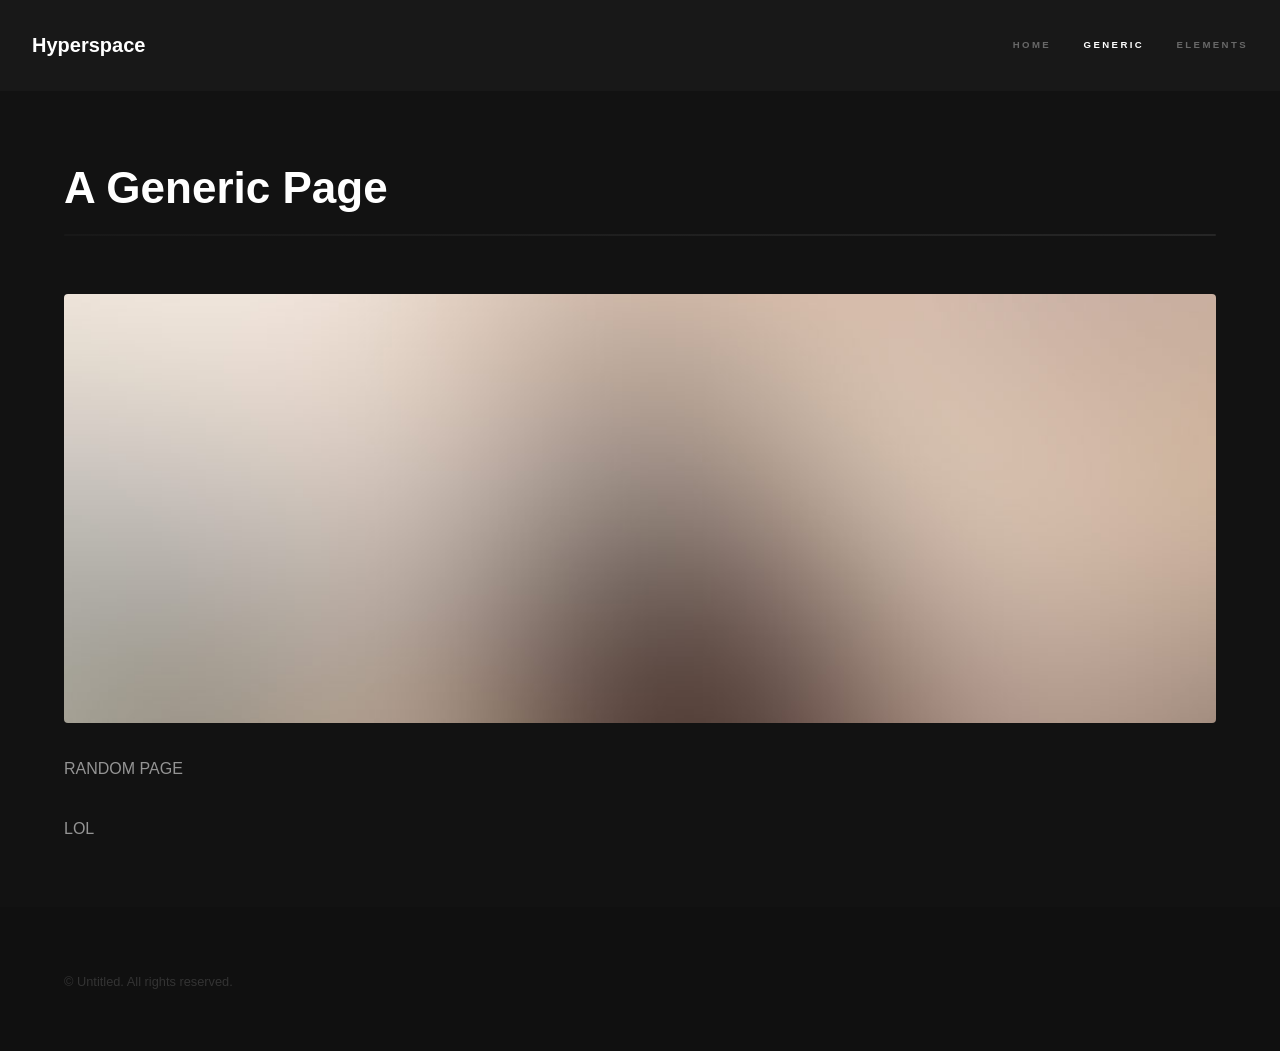
<file: generic.html>
<!DOCTYPE HTML>
<!--
	Hyperspace by HTML5 UP
	html5up.net | @ajlkn
	Free for personal and commercial use under the CCA 3.0 license (html5up.net/license)
-->
<html>
	<head>
		<title>Generic - Hyperspace by HTML5 UP</title>
		<meta charset="utf-8" />
		<meta name="viewport" content="width=device-width, initial-scale=1, user-scalable=no" />
		<link rel="stylesheet" href="assets/css/main.css" />
		<noscript><link rel="stylesheet" href="assets/css/noscript.css" /></noscript>
	</head>
	<body class="is-preload">

		<!-- Header -->
			<header id="header">
				<a href="index.html" class="title">Hyperspace</a>
				<nav>
					<ul>
						<li><a href="index.html">Home</a></li>
						<li><a href="generic.html" class="active">Generic</a></li>
						<li><a href="elements.html">Elements</a></li>
					</ul>
				</nav>
			</header>

		<!-- Wrapper -->
			<div id="wrapper">

				<!-- Main -->
					<section id="main" class="wrapper">
						<div class="inner">
							<h1 class="major">A Generic Page</h1>
							<span class="image fit"><img src="images/pic04.jpg" alt="" /></span>
							<p>RANDOM PAGE</p>
							<p>LOL</p>
						</div>
					</section>

			</div>

		<!-- Footer -->
			<footer id="footer" class="wrapper alt">
				<div class="inner">
					<ul class="menu">
						<li>&copy; Untitled. All rights reserved.</li>
					</ul>
				</div>
			</footer>

		<!-- Scripts -->
			<script src="assets/js/jquery.min.js"></script>
			<script src="assets/js/jquery.scrollex.min.js"></script>
			<script src="assets/js/jquery.scrolly.min.js"></script>
			<script src="assets/js/browser.min.js"></script>
			<script src="assets/js/breakpoints.min.js"></script>
			<script src="assets/js/util.js"></script>
			<script src="assets/js/main.js"></script>

	</body>
</html>
</file>
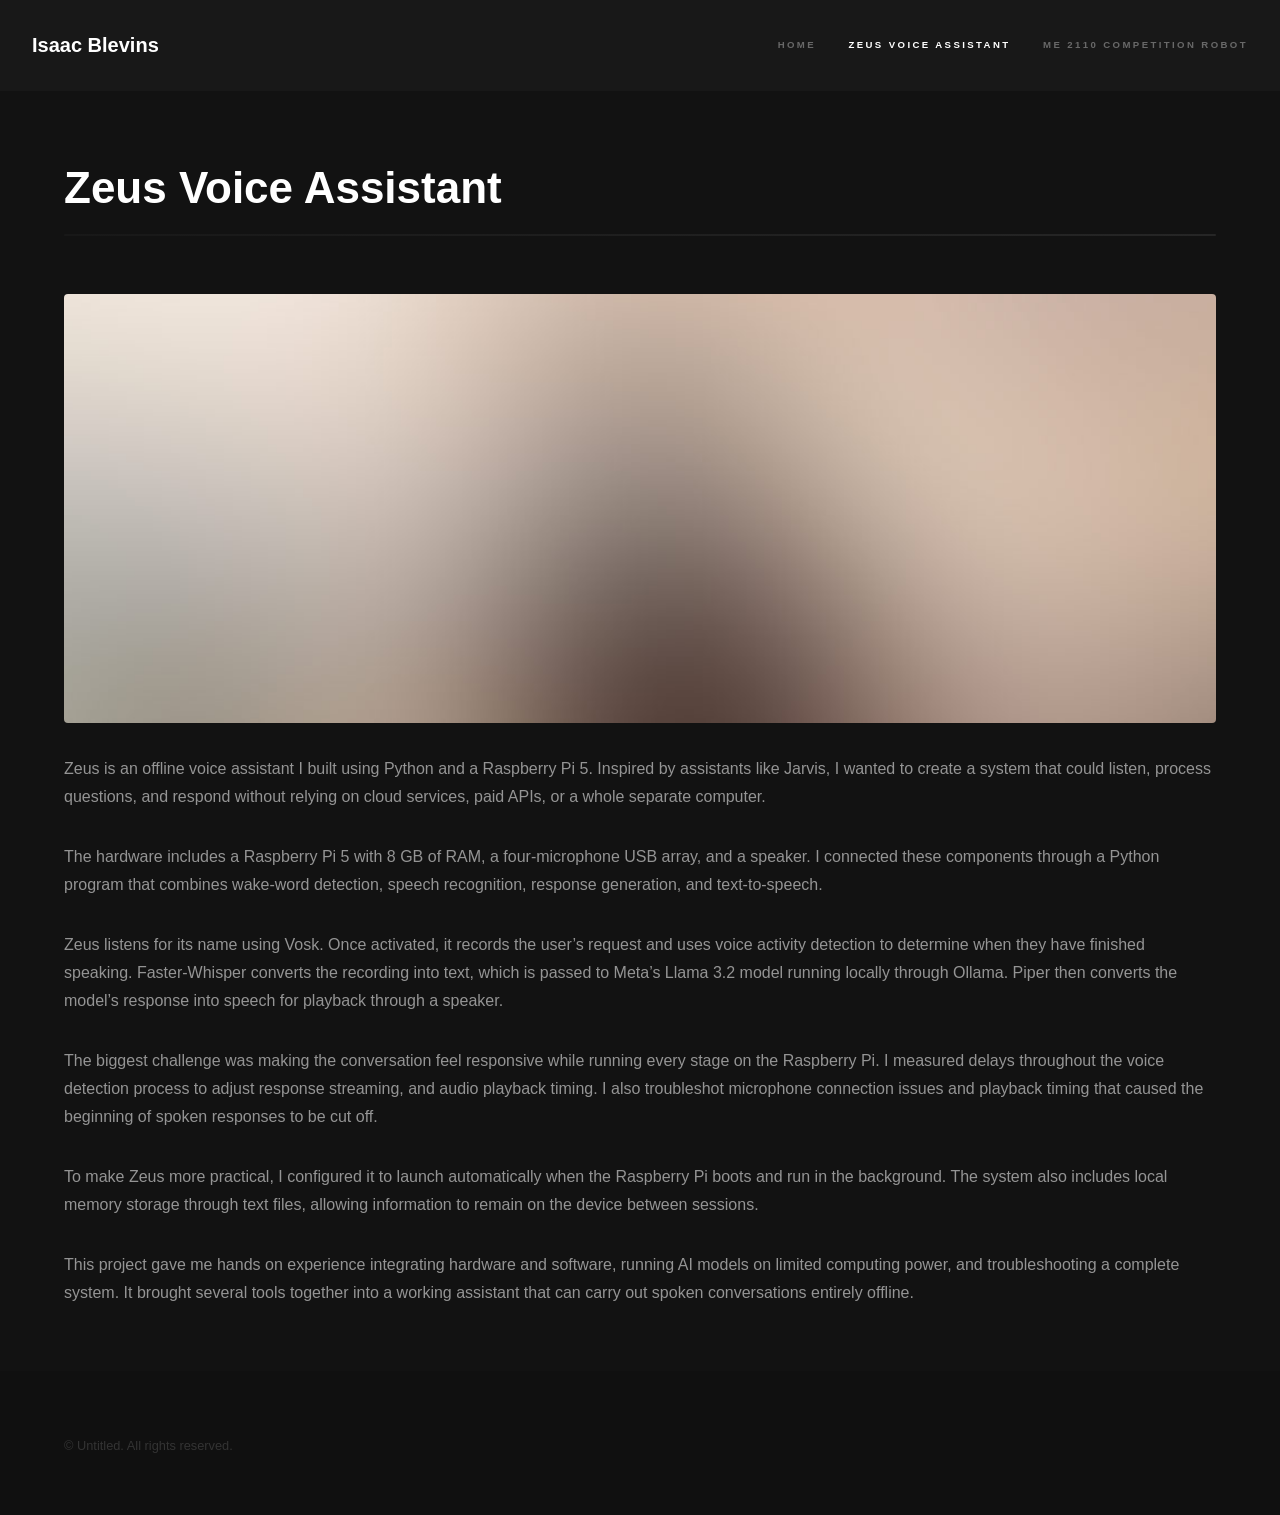
<file: project_1.html>
<!DOCTYPE HTML>
<!--
	Hyperspace by HTML5 UP
	html5up.net | @ajlkn
	Free for personal and commercial use under the CCA 3.0 license (html5up.net/license)
-->
<html>
	<head>
		<title>Isaac Blevins - Zeus Voice Assistant</title>
		<link rel="icon" type="image/png" href="images/edscxh5g.png" />
		<meta charset="utf-8" />
		<meta name="viewport" content="width=device-width, initial-scale=1, user-scalable=no" />
		<link rel="stylesheet" href="assets/css/main.css" />
		<noscript><link rel="stylesheet" href="assets/css/noscript.css" /></noscript>
	</head>
	<body class="is-preload">

		<!-- Header -->
			<header id="header">
				<a href="/" class="title">Isaac Blevins</a>
				<nav>
					<ul>
						<li><a href="/">Home</a></li>
						<li><a href="project_1.html" class="active">Zeus Voice Assistant</a></li>
						<li><a href="project_2.html" >ME 2110 Competition Robot</a></li>
						<!--
						<li><a href="project_3.html" >Ardiuno Sonar Rover</a></li>
						-->
					</ul>
				</nav>
			</header>

		<!-- Wrapper -->
			<div id="wrapper">

				<!-- Main -->
					<section id="main" class="wrapper">
						<div class="inner">
							<h1 class="major">Zeus Voice Assistant</h1>
							<span class="image fit"><img src="images/pic04.jpg" alt="" /></span>
							<p>Zeus is an offline voice assistant I built using Python and a Raspberry Pi 5. Inspired by assistants like Jarvis, I wanted to create a system that could listen, process questions, and respond without relying on cloud services, paid APIs, or a whole separate computer.</p>
							<p>The hardware includes a Raspberry Pi 5 with 8 GB of RAM, a four-microphone USB array, and a speaker. I connected these components through a Python program that combines wake-word detection, speech recognition, response generation, and text-to-speech.</p>
							<p>Zeus listens for its name using Vosk. Once activated, it records the user’s request and uses voice activity detection to determine when they have finished speaking. Faster-Whisper converts the recording into text, which is passed to Meta’s Llama 3.2 model running locally through Ollama. Piper then converts the model’s response into speech for playback through a speaker.</p>
							<p>The biggest challenge was making the conversation feel responsive while running every stage on the Raspberry Pi. I measured delays throughout the voice detection process to adjust response streaming, and audio playback timing. I also troubleshot microphone connection issues and playback timing that caused the beginning of spoken responses to be cut off.</p>
							<p>To make Zeus more practical, I configured it to launch automatically when the Raspberry Pi boots and run in the background. The system also includes local memory storage through text files, allowing information to remain on the device between sessions.</p>
							<p>This project gave me hands on experience integrating hardware and software, running AI models on limited computing power, and troubleshooting a complete system. It brought several tools together into a working assistant that can carry out spoken conversations entirely offline.</p>
						</div>
					</section>

			</div>

		<!-- Footer -->
			<footer id="footer" class="wrapper alt">
				<div class="inner">
					<ul class="menu">
						<li>&copy; Untitled. All rights reserved.</li>
					</ul>
				</div>
			</footer>

		<!-- Scripts -->
			<script src="assets/js/jquery.min.js"></script>
			<script src="assets/js/jquery.scrollex.min.js"></script>
			<script src="assets/js/jquery.scrolly.min.js"></script>
			<script src="assets/js/browser.min.js"></script>
			<script src="assets/js/breakpoints.min.js"></script>
			<script src="assets/js/util.js"></script>
			<script src="assets/js/main.js"></script>

	</body>
</html>
</file>
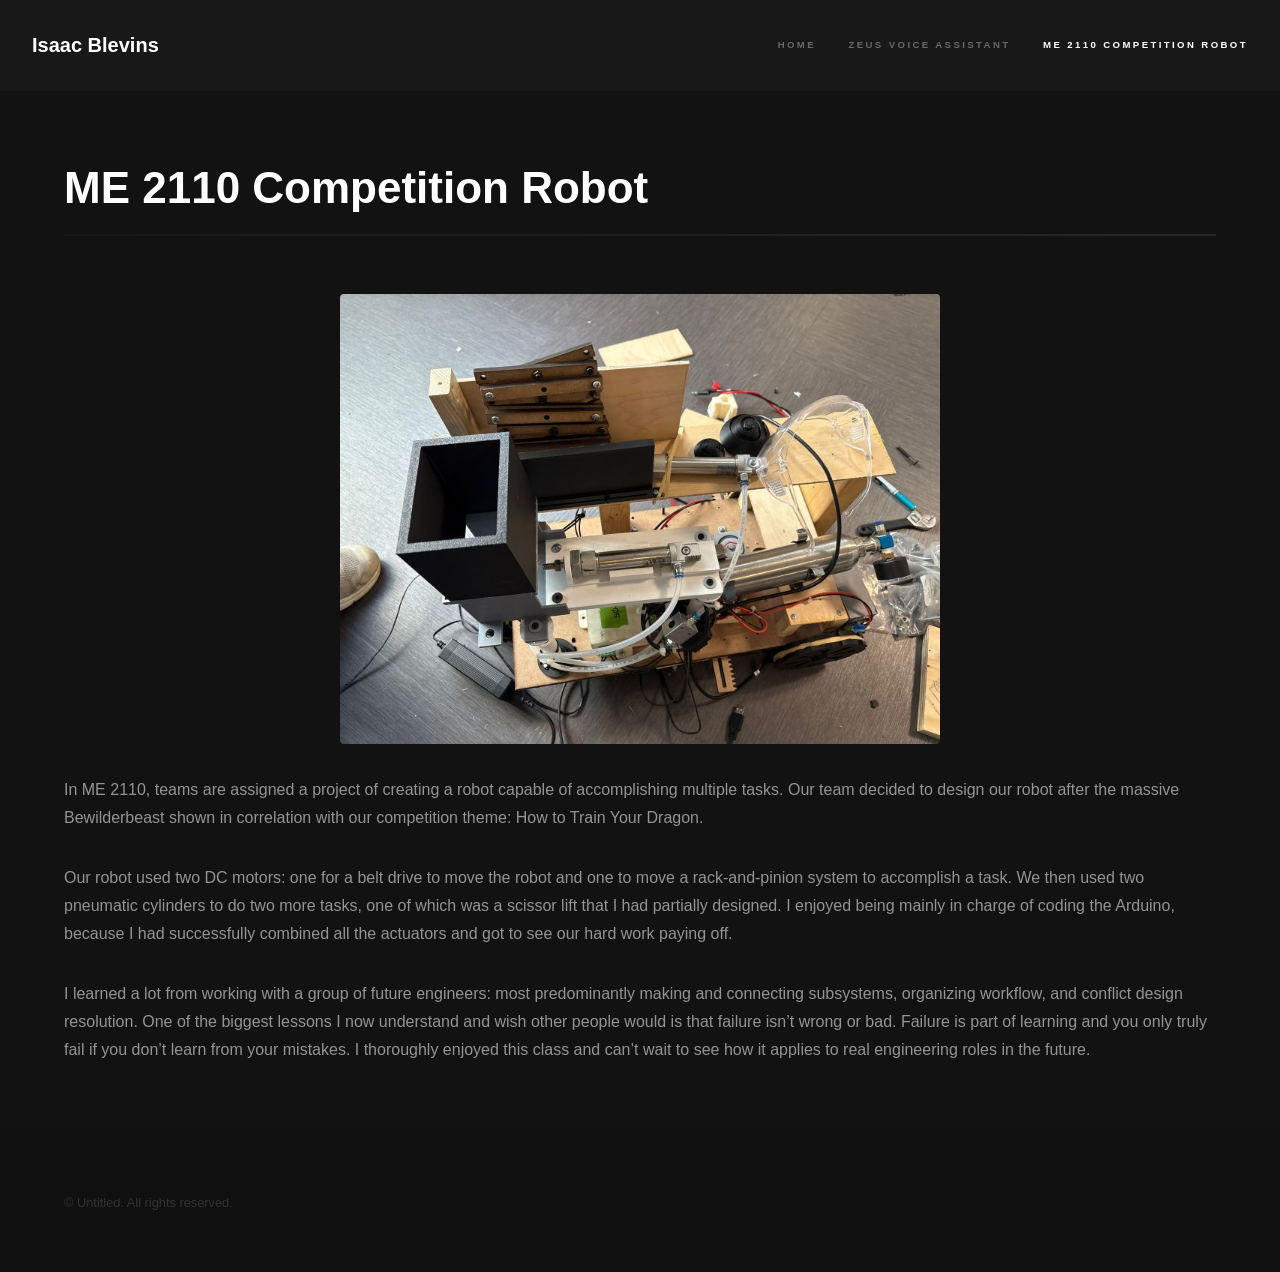
<file: project_2.html>
<!DOCTYPE HTML>
<!--
	Hyperspace by HTML5 UP
	html5up.net | @ajlkn
	Free for personal and commercial use under the CCA 3.0 license (html5up.net/license)
-->
<html>
	<head>
		<title>Isaac Blevins - ME 2110 Competition Robot</title>
		<link rel="icon" type="image/png" href="images/edscxh5g.png" />
		<meta charset="utf-8" />
		<meta name="viewport" content="width=device-width, initial-scale=1, user-scalable=no" />
		<link rel="stylesheet" href="assets/css/main.css" />
		<noscript><link rel="stylesheet" href="assets/css/noscript.css" /></noscript>
	</head>
	<body class="is-preload">

		<!-- Header -->
			<header id="header">
				<a href="/" class="title">Isaac Blevins</a>
				<nav>
					<ul>
						<li><a href="/">Home</a></li>
						<li><a href="project_1.html" >Zeus Voice Assistant</a></li>
						<li><a href="project_2.html" class="active">ME 2110 Competition Robot</a></li>
						<!--
						<li><a href="project_3.html" >Ardiuno Sonar Rover</a></li>
						-->
					</ul>
				</nav>
			</header>

		<!-- Wrapper -->
			<div id="wrapper">

				<!-- Main -->
					<section id="main" class="wrapper">
						<div class="inner">
							<h1 class="major">ME 2110 Competition Robot</h1>
							<span class="image fit"><img style="display: block; width: 100%; max-width: 600px; height: auto; margin: 0 auto;" src="images/1776796066261.jpeg" alt="" /></span>
							<p>In ME 2110, teams are assigned a project of creating a robot capable of accomplishing multiple tasks. Our team decided to design our robot after the massive Bewilderbeast shown in correlation with our competition theme: How to Train Your Dragon.</p>
							<p>Our robot used two DC motors: one for a belt drive to move the robot and one to move a rack-and-pinion system to accomplish a task. We then used two pneumatic cylinders to do two more tasks, one of which was a scissor lift that I had partially designed. I enjoyed being mainly in charge of coding the Arduino, because I had successfully combined all the actuators and got to see our hard work paying off.</p>
							<p>I learned a lot from working with a group of future engineers: most predominantly making and connecting subsystems, organizing workflow, and conflict design resolution. One of the biggest lessons I now understand and wish other people would is that failure isn’t wrong or bad. Failure is part of learning and you only truly fail if you don’t learn from your mistakes. I thoroughly enjoyed this class and can’t wait to see how it applies to real engineering roles in the future.</p>
						</div>
					</section>

			</div>

		<!-- Footer -->
			<footer id="footer" class="wrapper alt">
				<div class="inner">
					<ul class="menu">
						<li>&copy; Untitled. All rights reserved.</li>
					</ul>
				</div>
			</footer>

		<!-- Scripts -->
			<script src="assets/js/jquery.min.js"></script>
			<script src="assets/js/jquery.scrollex.min.js"></script>
			<script src="assets/js/jquery.scrolly.min.js"></script>
			<script src="assets/js/browser.min.js"></script>
			<script src="assets/js/breakpoints.min.js"></script>
			<script src="assets/js/util.js"></script>
			<script src="assets/js/main.js"></script>

	</body>
</html>
</file>
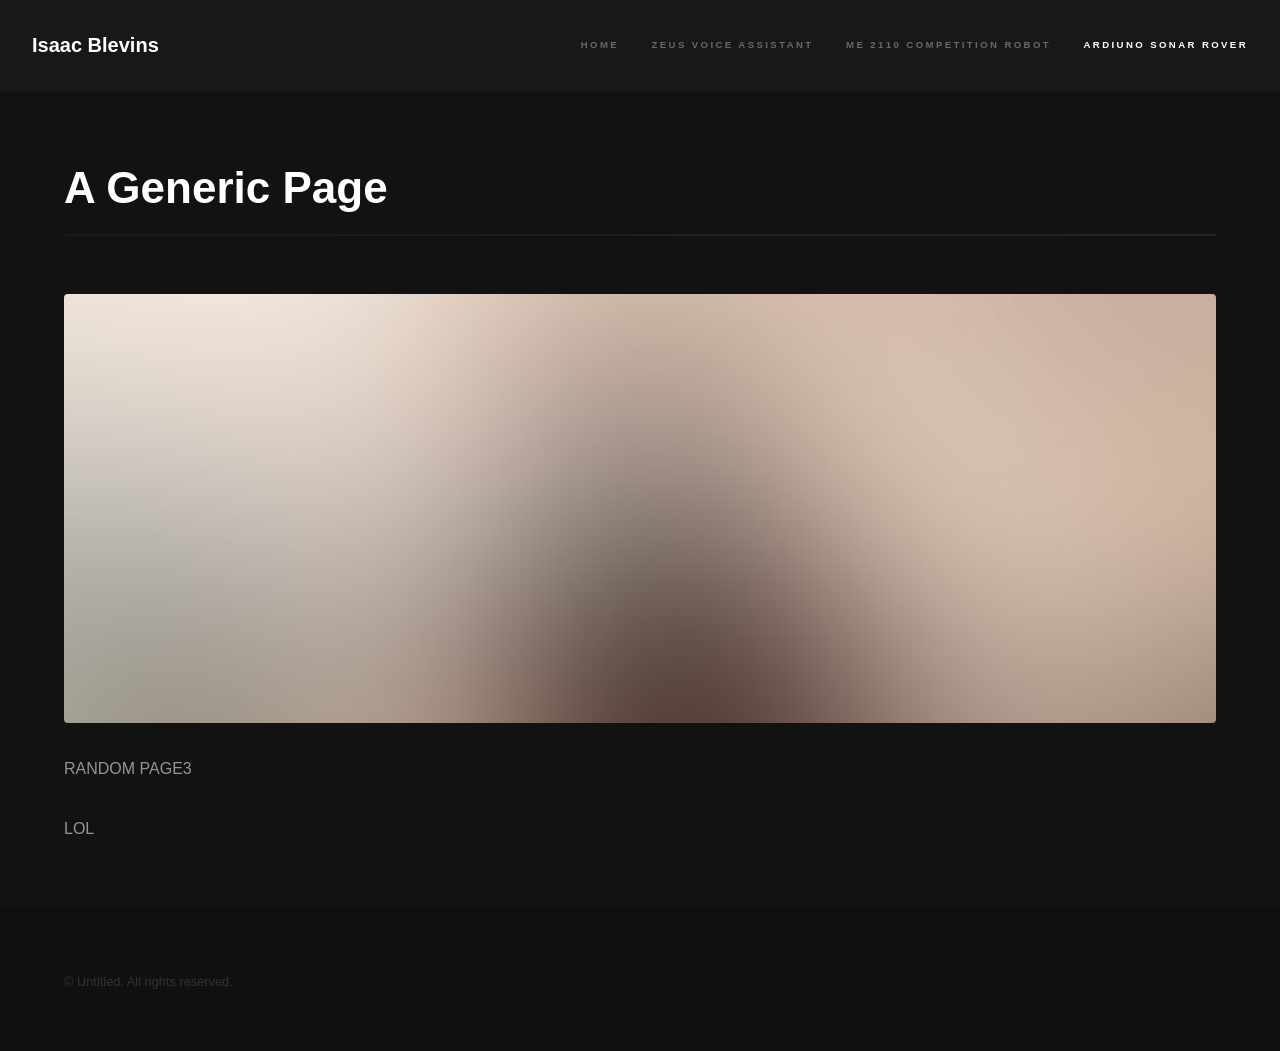
<file: project_3.html>
<!DOCTYPE HTML>
<!--
	Hyperspace by HTML5 UP
	html5up.net | @ajlkn
	Free for personal and commercial use under the CCA 3.0 license (html5up.net/license)
-->
<html>
	<head>
		<title>Isaac Blevins - Ardiuno Sonar Rover</title>
		<link rel="icon" type="image/png" href="images/edscxh5g.png" />
		<meta charset="utf-8" />
		<meta name="viewport" content="width=device-width, initial-scale=1, user-scalable=no" />
		<link rel="stylesheet" href="assets/css/main.css" />
		<noscript><link rel="stylesheet" href="assets/css/noscript.css" /></noscript>
	</head>
	<body class="is-preload">

		<!-- Header -->
			<header id="header">
				<a href="index.html" class="title">Isaac Blevins</a>
				<nav>
					<ul>
						<li><a href="index.html">Home</a></li>
						<li><a href="project_1.html" >Zeus Voice Assistant</a></li>
						<li><a href="project_2.html" >ME 2110 Competition Robot</a></li>
						<li><a href="project_3.html" class="active">Ardiuno Sonar Rover</a></li>
					</ul>
				</nav>
			</header>

		<!-- Wrapper -->
			<div id="wrapper">

				<!-- Main -->
					<section id="main" class="wrapper">
						<div class="inner">
							<h1 class="major">A Generic Page</h1>
							<span class="image fit"><img src="images/pic04.jpg" alt="" /></span>
							<p>RANDOM PAGE3</p>
							<p>LOL</p>
						</div>
					</section>

			</div>

		<!-- Footer -->
			<footer id="footer" class="wrapper alt">
				<div class="inner">
					<ul class="menu">
						<li>&copy; Untitled. All rights reserved.</li>
					</ul>
				</div>
			</footer>

		<!-- Scripts -->
			<script src="assets/js/jquery.min.js"></script>
			<script src="assets/js/jquery.scrollex.min.js"></script>
			<script src="assets/js/jquery.scrolly.min.js"></script>
			<script src="assets/js/browser.min.js"></script>
			<script src="assets/js/breakpoints.min.js"></script>
			<script src="assets/js/util.js"></script>
			<script src="assets/js/main.js"></script>

	</body>
</html>
</file>
<file: assets/css/noscript.css>
/*
	Hyperspace by HTML5 UP
	html5up.net | @ajlkn
	Free for personal and commercial use under the CCA 3.0 license (html5up.net/license)
*/

/* Spotlights */

	.spotlights > section > .image:before {
		opacity: 0 !important;
	}

	.spotlights > section > .content > .inner {
		-moz-transform: none !important;
		-webkit-transform: none !important;
		-ms-transform: none !important;
		transform: none !important;
		opacity: 1 !important;
	}

/* Wrapper */

	.wrapper > .inner {
		opacity: 1 !important;
		-moz-transform: none !important;
		-webkit-transform: none !important;
		-ms-transform: none !important;
		transform: none !important;
	}

/* Sidebar */

	#sidebar > .inner {
		opacity: 1 !important;
	}

	#sidebar nav > ul > li {
		-moz-transform: none !important;
		-webkit-transform: none !important;
		-ms-transform: none !important;
		transform: none !important;
		opacity: 1 !important;
	}
</file>
<file: assets/css/main.css>
@import url(fontawesome-all.min.css);

/*
	Hyperspace by HTML5 UP
	html5up.net | @ajlkn
	Free for personal and commercial use under the CCA 3.0 license (html5up.net/license)
*/

html, body, div, span, applet, object,
iframe, h1, h2, h3, h4, h5, h6, p, blockquote,
pre, a, abbr, acronym, address, big, cite,
code, del, dfn, em, img, ins, kbd, q, s, samp,
small, strike, strong, sub, sup, tt, var, b,
u, i, center, dl, dt, dd, ol, ul, li, fieldset,
form, label, legend, table, caption, tbody,
tfoot, thead, tr, th, td, article, aside,
canvas, details, embed, figure, figcaption,
footer, header, hgroup, menu, nav, output, ruby,
section, summary, time, mark, audio, video {
	margin: 0;
	padding: 0;
	border: 0;
	font-size: 100%;
	font: inherit;
	vertical-align: baseline;}

article, aside, details, figcaption, figure,
footer, header, hgroup, menu, nav, section {
	display: block;}

body {
	line-height: 1;
}

ol, ul {
	list-style: none;
}

blockquote, q {
	quotes: none;
}

	blockquote:before, blockquote:after, q:before, q:after {
		content: '';
		content: none;
	}

table {
	border-collapse: collapse;
	border-spacing: 0;
}

body {
	-webkit-text-size-adjust: none;
}

mark {
	background-color: transparent;
	color: inherit;
}

input::-moz-focus-inner {
	border: 0;
	padding: 0;
}

input, select, textarea {
	-moz-appearance: none;
	-webkit-appearance: none;
	-ms-appearance: none;
	appearance: none;
}

/* Basic */

	@-ms-viewport {
		width: device-width;
	}

	body {
		-ms-overflow-style: scrollbar;
	}

	@media screen and (max-width: 480px) {

		html, body {
			min-width: 320px;
		}

	}

	html {
		box-sizing: border-box;
	}

	*, *:before, *:after {
		box-sizing: inherit;
	}

	body {
		background: #121212;
	}

		body.is-preload *, body.is-preload *:before, body.is-preload *:after {
			-moz-animation: none !important;
			-webkit-animation: none !important;
			-ms-animation: none !important;
			animation: none !important;
			-moz-transition: none !important;
			-webkit-transition: none !important;
			-ms-transition: none !important;
			transition: none !important;
		}

/* Type */

	body, input, select, textarea {
		color: rgba(255, 255, 255, 0.55);
		font-family: Arial, Helvetica, sans-serif;
		font-size: 16.5pt;
		font-weight: normal;
		line-height: 1.75;
	}

		@media screen and (max-width: 1680px) {

			body, input, select, textarea {
				font-size: 13pt;
			}

		}

		@media screen and (max-width: 1280px) {

			body, input, select, textarea {
				font-size: 12pt;
			}

		}

		@media screen and (max-width: 360px) {

			body, input, select, textarea {
				font-size: 11pt;
			}

		}

	a {
		-moz-transition: color 0.2s ease, border-bottom-color 0.2s ease;
		-webkit-transition: color 0.2s ease, border-bottom-color 0.2s ease;
		-ms-transition: color 0.2s ease, border-bottom-color 0.2s ease;
		transition: color 0.2s ease, border-bottom-color 0.2s ease;
		border-bottom: dotted 1px rgba(255, 255, 255, 0.35);
		color: inherit;
		text-decoration: none;
	}

		a:hover {
			border-bottom-color: transparent;
			color: #ffffff;
		}

	strong, b {
		color: #ffffff;
		font-weight: bold;
	}

	em, i {
		font-style: italic;
	}

	p {
		margin: 0 0 2em 0;
	}

	h1, h2, h3, h4, h5, h6 {
		color: #ffffff;
		font-weight: bold;
		line-height: 1.5;
		margin: 0 0 0.5em 0;
	}

		h1 a, h2 a, h3 a, h4 a, h5 a, h6 a {
			color: inherit;
			text-decoration: none;
		}

	h1 {
		font-size: 2.75em;
	}

		h1.major {
			margin: 0 0 1.3em 0;
			position: relative;
			padding-bottom: 0.35em;
		}

			h1.major:after {
				background-image: -moz-linear-gradient(to right, #181818, #262626);
				background-image: -webkit-linear-gradient(to right, #181818, #262626);
				background-image: -ms-linear-gradient(to right, #181818, #262626);
				background-image: linear-gradient(to right, #181818, #262626);
				-moz-transition: max-width 0.2s ease;
				-webkit-transition: max-width 0.2s ease;
				-ms-transition: max-width 0.2s ease;
				transition: max-width 0.2s ease;
				border-radius: 0.2em;
				bottom: 0;
				content: '';
				height: 0.05em;
				position: absolute;
				right: 0;
				width: 100%;
			}

	h2 {
		font-size: 1.75em;
	}

	h3 {
		font-size: 1.1em;
	}

	h4 {
		font-size: 1em;
	}

	h5 {
		font-size: 0.8em;
	}

	h6 {
		font-size: 0.6em;
	}

	@media screen and (max-width: 736px) {

		h1 {
			font-size: 2em;
		}

		h2 {
			font-size: 1.25em;
		}

		h3 {
			font-size: 1em;
		}

		h4 {
			font-size: 0.8em;
		}

		h5 {
			font-size: 0.6em;
		}

		h6 {
			font-size: 0.6em;
		}

	}

	sub {
		font-size: 0.8em;
		position: relative;
		top: 0.5em;
	}

	sup {
		font-size: 0.8em;
		position: relative;
		top: -0.5em;
	}

	blockquote {
		border-left: solid 4px rgba(255, 255, 255, 0.15);
		font-style: italic;
		margin: 0 0 2em 0;
		padding: 0.5em 0 0.5em 2em;
	}

	code {
		background: rgba(255, 255, 255, 0.05);
		border-radius: 0.25em;
		border: solid 1px rgba(255, 255, 255, 0.15);
		font-family: "Courier New", monospace;
		font-size: 0.9em;
		margin: 0 0.25em;
		padding: 0.25em 0.65em;
	}

	pre {
		-webkit-overflow-scrolling: touch;
		font-family: "Courier New", monospace;
		font-size: 0.9em;
		margin: 0 0 2em 0;
	}

		pre code {
			display: block;
			line-height: 1.75em;
			padding: 1em 1.5em;
			overflow-x: auto;
		}

	hr {
		border: 0;
		border-bottom: solid 1px rgba(255, 255, 255, 0.15);
		margin: 2em 0;
	}

		hr.major {
			margin: 3em 0;
		}

	.align-left {
		text-align: left;
	}

	.align-center {
		text-align: center;
	}

	.align-right {
		text-align: right;
	}

/* Row */

	.row {
		display: flex;
		flex-wrap: wrap;
		box-sizing: border-box;
		align-items: stretch;
	}

		.row > * {
			box-sizing: border-box;
		}

		.row.gtr-uniform > * > :last-child {
			margin-bottom: 0;
		}

		.row.aln-left {
			justify-content: flex-start;
		}

		.row.aln-center {
			justify-content: center;
		}

		.row.aln-right {
			justify-content: flex-end;
		}

		.row.aln-top {
			align-items: flex-start;
		}

		.row.aln-middle {
			align-items: center;
		}

		.row.aln-bottom {
			align-items: flex-end;
		}

		.row > .imp {
			order: -1;
		}

		.row > .col-1 {
			width: 8.33333%;
		}

		.row > .off-1 {
			margin-left: 8.33333%;
		}

		.row > .col-2 {
			width: 16.66667%;
		}

		.row > .off-2 {
			margin-left: 16.66667%;
		}

		.row > .col-3 {
			width: 25%;
		}

		.row > .off-3 {
			margin-left: 25%;
		}

		.row > .col-4 {
			width: 33.33333%;
		}

		.row > .off-4 {
			margin-left: 33.33333%;
		}

		.row > .col-5 {
			width: 41.66667%;
		}

		.row > .off-5 {
			margin-left: 41.66667%;
		}

		.row > .col-6 {
			width: 50%;
		}

		.row > .off-6 {
			margin-left: 50%;
		}

		.row > .col-7 {
			width: 58.33333%;
		}

		.row > .off-7 {
			margin-left: 58.33333%;
		}

		.row > .col-8 {
			width: 66.66667%;
		}

		.row > .off-8 {
			margin-left: 66.66667%;
		}

		.row > .col-9 {
			width: 75%;
		}

		.row > .off-9 {
			margin-left: 75%;
		}

		.row > .col-10 {
			width: 83.33333%;
		}

		.row > .off-10 {
			margin-left: 83.33333%;
		}

		.row > .col-11 {
			width: 91.66667%;
		}

		.row > .off-11 {
			margin-left: 91.66667%;
		}

		.row > .col-12 {
			width: 100%;
		}

		.row > .off-12 {
			margin-left: 100%;
		}

		.row.gtr-0 {
			margin-top: 0;
			margin-left: 0em;
		}

			.row.gtr-0 > * {
				padding: 0 0 0 0em;
			}

			.row.gtr-0.gtr-uniform {
				margin-top: 0em;
			}

				.row.gtr-0.gtr-uniform > * {
					padding-top: 0em;
				}

		.row.gtr-25 {
			margin-top: 0;
			margin-left: -0.375em;
		}

			.row.gtr-25 > * {
				padding: 0 0 0 0.375em;
			}

			.row.gtr-25.gtr-uniform {
				margin-top: -0.375em;
			}

				.row.gtr-25.gtr-uniform > * {
					padding-top: 0.375em;
				}

		.row.gtr-50 {
			margin-top: 0;
			margin-left: -0.75em;
		}

			.row.gtr-50 > * {
				padding: 0 0 0 0.75em;
			}

			.row.gtr-50.gtr-uniform {
				margin-top: -0.75em;
			}

				.row.gtr-50.gtr-uniform > * {
					padding-top: 0.75em;
				}

		.row {
			margin-top: 0;
			margin-left: -1.5em;
		}

			.row > * {
				padding: 0 0 0 1.5em;
			}

			.row.gtr-uniform {
				margin-top: -1.5em;
			}

				.row.gtr-uniform > * {
					padding-top: 1.5em;
				}

		.row.gtr-150 {
			margin-top: 0;
			margin-left: -2.25em;
		}

			.row.gtr-150 > * {
				padding: 0 0 0 2.25em;
			}

			.row.gtr-150.gtr-uniform {
				margin-top: -2.25em;
			}

				.row.gtr-150.gtr-uniform > * {
					padding-top: 2.25em;
				}

		.row.gtr-200 {
			margin-top: 0;
			margin-left: -3em;
		}

			.row.gtr-200 > * {
				padding: 0 0 0 3em;
			}

			.row.gtr-200.gtr-uniform {
				margin-top: -3em;
			}

				.row.gtr-200.gtr-uniform > * {
					padding-top: 3em;
				}

		@media screen and (max-width: 1680px) {

			.row {
				display: flex;
				flex-wrap: wrap;
				box-sizing: border-box;
				align-items: stretch;
			}

				.row > * {
					box-sizing: border-box;
				}

				.row.gtr-uniform > * > :last-child {
					margin-bottom: 0;
				}

				.row.aln-left {
					justify-content: flex-start;
				}

				.row.aln-center {
					justify-content: center;
				}

				.row.aln-right {
					justify-content: flex-end;
				}

				.row.aln-top {
					align-items: flex-start;
				}

				.row.aln-middle {
					align-items: center;
				}

				.row.aln-bottom {
					align-items: flex-end;
				}

				.row > .imp-xlarge {
					order: -1;
				}

				.row > .col-1-xlarge {
					width: 8.33333%;
				}

				.row > .off-1-xlarge {
					margin-left: 8.33333%;
				}

				.row > .col-2-xlarge {
					width: 16.66667%;
				}

				.row > .off-2-xlarge {
					margin-left: 16.66667%;
				}

				.row > .col-3-xlarge {
					width: 25%;
				}

				.row > .off-3-xlarge {
					margin-left: 25%;
				}

				.row > .col-4-xlarge {
					width: 33.33333%;
				}

				.row > .off-4-xlarge {
					margin-left: 33.33333%;
				}

				.row > .col-5-xlarge {
					width: 41.66667%;
				}

				.row > .off-5-xlarge {
					margin-left: 41.66667%;
				}

				.row > .col-6-xlarge {
					width: 50%;
				}

				.row > .off-6-xlarge {
					margin-left: 50%;
				}

				.row > .col-7-xlarge {
					width: 58.33333%;
				}

				.row > .off-7-xlarge {
					margin-left: 58.33333%;
				}

				.row > .col-8-xlarge {
					width: 66.66667%;
				}

				.row > .off-8-xlarge {
					margin-left: 66.66667%;
				}

				.row > .col-9-xlarge {
					width: 75%;
				}

				.row > .off-9-xlarge {
					margin-left: 75%;
				}

				.row > .col-10-xlarge {
					width: 83.33333%;
				}

				.row > .off-10-xlarge {
					margin-left: 83.33333%;
				}

				.row > .col-11-xlarge {
					width: 91.66667%;
				}

				.row > .off-11-xlarge {
					margin-left: 91.66667%;
				}

				.row > .col-12-xlarge {
					width: 100%;
				}

				.row > .off-12-xlarge {
					margin-left: 100%;
				}

				.row.gtr-0 {
					margin-top: 0;
					margin-left: 0em;
				}

					.row.gtr-0 > * {
						padding: 0 0 0 0em;
					}

					.row.gtr-0.gtr-uniform {
						margin-top: 0em;
					}

						.row.gtr-0.gtr-uniform > * {
							padding-top: 0em;
						}

				.row.gtr-25 {
					margin-top: 0;
					margin-left: -0.375em;
				}

					.row.gtr-25 > * {
						padding: 0 0 0 0.375em;
					}

					.row.gtr-25.gtr-uniform {
						margin-top: -0.375em;
					}

						.row.gtr-25.gtr-uniform > * {
							padding-top: 0.375em;
						}

				.row.gtr-50 {
					margin-top: 0;
					margin-left: -0.75em;
				}

					.row.gtr-50 > * {
						padding: 0 0 0 0.75em;
					}

					.row.gtr-50.gtr-uniform {
						margin-top: -0.75em;
					}

						.row.gtr-50.gtr-uniform > * {
							padding-top: 0.75em;
						}

				.row {
					margin-top: 0;
					margin-left: -1.5em;
				}

					.row > * {
						padding: 0 0 0 1.5em;
					}

					.row.gtr-uniform {
						margin-top: -1.5em;
					}

						.row.gtr-uniform > * {
							padding-top: 1.5em;
						}

				.row.gtr-150 {
					margin-top: 0;
					margin-left: -2.25em;
				}

					.row.gtr-150 > * {
						padding: 0 0 0 2.25em;
					}

					.row.gtr-150.gtr-uniform {
						margin-top: -2.25em;
					}

						.row.gtr-150.gtr-uniform > * {
							padding-top: 2.25em;
						}

				.row.gtr-200 {
					margin-top: 0;
					margin-left: -3em;
				}

					.row.gtr-200 > * {
						padding: 0 0 0 3em;
					}

					.row.gtr-200.gtr-uniform {
						margin-top: -3em;
					}

						.row.gtr-200.gtr-uniform > * {
							padding-top: 3em;
						}

		}

		@media screen and (max-width: 1280px) {

			.row {
				display: flex;
				flex-wrap: wrap;
				box-sizing: border-box;
				align-items: stretch;
			}

				.row > * {
					box-sizing: border-box;
				}

				.row.gtr-uniform > * > :last-child {
					margin-bottom: 0;
				}

				.row.aln-left {
					justify-content: flex-start;
				}

				.row.aln-center {
					justify-content: center;
				}

				.row.aln-right {
					justify-content: flex-end;
				}

				.row.aln-top {
					align-items: flex-start;
				}

				.row.aln-middle {
					align-items: center;
				}

				.row.aln-bottom {
					align-items: flex-end;
				}

				.row > .imp-large {
					order: -1;
				}

				.row > .col-1-large {
					width: 8.33333%;
				}

				.row > .off-1-large {
					margin-left: 8.33333%;
				}

				.row > .col-2-large {
					width: 16.66667%;
				}

				.row > .off-2-large {
					margin-left: 16.66667%;
				}

				.row > .col-3-large {
					width: 25%;
				}

				.row > .off-3-large {
					margin-left: 25%;
				}

				.row > .col-4-large {
					width: 33.33333%;
				}

				.row > .off-4-large {
					margin-left: 33.33333%;
				}

				.row > .col-5-large {
					width: 41.66667%;
				}

				.row > .off-5-large {
					margin-left: 41.66667%;
				}

				.row > .col-6-large {
					width: 50%;
				}

				.row > .off-6-large {
					margin-left: 50%;
				}

				.row > .col-7-large {
					width: 58.33333%;
				}

				.row > .off-7-large {
					margin-left: 58.33333%;
				}

				.row > .col-8-large {
					width: 66.66667%;
				}

				.row > .off-8-large {
					margin-left: 66.66667%;
				}

				.row > .col-9-large {
					width: 75%;
				}

				.row > .off-9-large {
					margin-left: 75%;
				}

				.row > .col-10-large {
					width: 83.33333%;
				}

				.row > .off-10-large {
					margin-left: 83.33333%;
				}

				.row > .col-11-large {
					width: 91.66667%;
				}

				.row > .off-11-large {
					margin-left: 91.66667%;
				}

				.row > .col-12-large {
					width: 100%;
				}

				.row > .off-12-large {
					margin-left: 100%;
				}

				.row.gtr-0 {
					margin-top: 0;
					margin-left: 0em;
				}

					.row.gtr-0 > * {
						padding: 0 0 0 0em;
					}

					.row.gtr-0.gtr-uniform {
						margin-top: 0em;
					}

						.row.gtr-0.gtr-uniform > * {
							padding-top: 0em;
						}

				.row.gtr-25 {
					margin-top: 0;
					margin-left: -0.375em;
				}

					.row.gtr-25 > * {
						padding: 0 0 0 0.375em;
					}

					.row.gtr-25.gtr-uniform {
						margin-top: -0.375em;
					}

						.row.gtr-25.gtr-uniform > * {
							padding-top: 0.375em;
						}

				.row.gtr-50 {
					margin-top: 0;
					margin-left: -0.75em;
				}

					.row.gtr-50 > * {
						padding: 0 0 0 0.75em;
					}

					.row.gtr-50.gtr-uniform {
						margin-top: -0.75em;
					}

						.row.gtr-50.gtr-uniform > * {
							padding-top: 0.75em;
						}

				.row {
					margin-top: 0;
					margin-left: -1.5em;
				}

					.row > * {
						padding: 0 0 0 1.5em;
					}

					.row.gtr-uniform {
						margin-top: -1.5em;
					}

						.row.gtr-uniform > * {
							padding-top: 1.5em;
						}

				.row.gtr-150 {
					margin-top: 0;
					margin-left: -2.25em;
				}

					.row.gtr-150 > * {
						padding: 0 0 0 2.25em;
					}

					.row.gtr-150.gtr-uniform {
						margin-top: -2.25em;
					}

						.row.gtr-150.gtr-uniform > * {
							padding-top: 2.25em;
						}

				.row.gtr-200 {
					margin-top: 0;
					margin-left: -3em;
				}

					.row.gtr-200 > * {
						padding: 0 0 0 3em;
					}

					.row.gtr-200.gtr-uniform {
						margin-top: -3em;
					}

						.row.gtr-200.gtr-uniform > * {
							padding-top: 3em;
						}

		}

		@media screen and (max-width: 980px) {

			.row {
				display: flex;
				flex-wrap: wrap;
				box-sizing: border-box;
				align-items: stretch;
			}

				.row > * {
					box-sizing: border-box;
				}

				.row.gtr-uniform > * > :last-child {
					margin-bottom: 0;
				}

				.row.aln-left {
					justify-content: flex-start;
				}

				.row.aln-center {
					justify-content: center;
				}

				.row.aln-right {
					justify-content: flex-end;
				}

				.row.aln-top {
					align-items: flex-start;
				}

				.row.aln-middle {
					align-items: center;
				}

				.row.aln-bottom {
					align-items: flex-end;
				}

				.row > .imp-medium {
					order: -1;
				}

				.row > .col-1-medium {
					width: 8.33333%;
				}

				.row > .off-1-medium {
					margin-left: 8.33333%;
				}

				.row > .col-2-medium {
					width: 16.66667%;
				}

				.row > .off-2-medium {
					margin-left: 16.66667%;
				}

				.row > .col-3-medium {
					width: 25%;
				}

				.row > .off-3-medium {
					margin-left: 25%;
				}

				.row > .col-4-medium {
					width: 33.33333%;
				}

				.row > .off-4-medium {
					margin-left: 33.33333%;
				}

				.row > .col-5-medium {
					width: 41.66667%;
				}

				.row > .off-5-medium {
					margin-left: 41.66667%;
				}

				.row > .col-6-medium {
					width: 50%;
				}

				.row > .off-6-medium {
					margin-left: 50%;
				}

				.row > .col-7-medium {
					width: 58.33333%;
				}

				.row > .off-7-medium {
					margin-left: 58.33333%;
				}

				.row > .col-8-medium {
					width: 66.66667%;
				}

				.row > .off-8-medium {
					margin-left: 66.66667%;
				}

				.row > .col-9-medium {
					width: 75%;
				}

				.row > .off-9-medium {
					margin-left: 75%;
				}

				.row > .col-10-medium {
					width: 83.33333%;
				}

				.row > .off-10-medium {
					margin-left: 83.33333%;
				}

				.row > .col-11-medium {
					width: 91.66667%;
				}

				.row > .off-11-medium {
					margin-left: 91.66667%;
				}

				.row > .col-12-medium {
					width: 100%;
				}

				.row > .off-12-medium {
					margin-left: 100%;
				}

				.row.gtr-0 {
					margin-top: 0;
					margin-left: 0em;
				}

					.row.gtr-0 > * {
						padding: 0 0 0 0em;
					}

					.row.gtr-0.gtr-uniform {
						margin-top: 0em;
					}

						.row.gtr-0.gtr-uniform > * {
							padding-top: 0em;
						}

				.row.gtr-25 {
					margin-top: 0;
					margin-left: -0.375em;
				}

					.row.gtr-25 > * {
						padding: 0 0 0 0.375em;
					}

					.row.gtr-25.gtr-uniform {
						margin-top: -0.375em;
					}

						.row.gtr-25.gtr-uniform > * {
							padding-top: 0.375em;
						}

				.row.gtr-50 {
					margin-top: 0;
					margin-left: -0.75em;
				}

					.row.gtr-50 > * {
						padding: 0 0 0 0.75em;
					}

					.row.gtr-50.gtr-uniform {
						margin-top: -0.75em;
					}

						.row.gtr-50.gtr-uniform > * {
							padding-top: 0.75em;
						}

				.row {
					margin-top: 0;
					margin-left: -1.5em;
				}

					.row > * {
						padding: 0 0 0 1.5em;
					}

					.row.gtr-uniform {
						margin-top: -1.5em;
					}

						.row.gtr-uniform > * {
							padding-top: 1.5em;
						}

				.row.gtr-150 {
					margin-top: 0;
					margin-left: -2.25em;
				}

					.row.gtr-150 > * {
						padding: 0 0 0 2.25em;
					}

					.row.gtr-150.gtr-uniform {
						margin-top: -2.25em;
					}

						.row.gtr-150.gtr-uniform > * {
							padding-top: 2.25em;
						}

				.row.gtr-200 {
					margin-top: 0;
					margin-left: -3em;
				}

					.row.gtr-200 > * {
						padding: 0 0 0 3em;
					}

					.row.gtr-200.gtr-uniform {
						margin-top: -3em;
					}

						.row.gtr-200.gtr-uniform > * {
							padding-top: 3em;
						}

		}

		@media screen and (max-width: 736px) {

			.row {
				display: flex;
				flex-wrap: wrap;
				box-sizing: border-box;
				align-items: stretch;
			}

				.row > * {
					box-sizing: border-box;
				}

				.row.gtr-uniform > * > :last-child {
					margin-bottom: 0;
				}

				.row.aln-left {
					justify-content: flex-start;
				}

				.row.aln-center {
					justify-content: center;
				}

				.row.aln-right {
					justify-content: flex-end;
				}

				.row.aln-top {
					align-items: flex-start;
				}

				.row.aln-middle {
					align-items: center;
				}

				.row.aln-bottom {
					align-items: flex-end;
				}

				.row > .imp-small {
					order: -1;
				}

				.row > .col-1-small {
					width: 8.33333%;
				}

				.row > .off-1-small {
					margin-left: 8.33333%;
				}

				.row > .col-2-small {
					width: 16.66667%;
				}

				.row > .off-2-small {
					margin-left: 16.66667%;
				}

				.row > .col-3-small {
					width: 25%;
				}

				.row > .off-3-small {
					margin-left: 25%;
				}

				.row > .col-4-small {
					width: 33.33333%;
				}

				.row > .off-4-small {
					margin-left: 33.33333%;
				}

				.row > .col-5-small {
					width: 41.66667%;
				}

				.row > .off-5-small {
					margin-left: 41.66667%;
				}

				.row > .col-6-small {
					width: 50%;
				}

				.row > .off-6-small {
					margin-left: 50%;
				}

				.row > .col-7-small {
					width: 58.33333%;
				}

				.row > .off-7-small {
					margin-left: 58.33333%;
				}

				.row > .col-8-small {
					width: 66.66667%;
				}

				.row > .off-8-small {
					margin-left: 66.66667%;
				}

				.row > .col-9-small {
					width: 75%;
				}

				.row > .off-9-small {
					margin-left: 75%;
				}

				.row > .col-10-small {
					width: 83.33333%;
				}

				.row > .off-10-small {
					margin-left: 83.33333%;
				}

				.row > .col-11-small {
					width: 91.66667%;
				}

				.row > .off-11-small {
					margin-left: 91.66667%;
				}

				.row > .col-12-small {
					width: 100%;
				}

				.row > .off-12-small {
					margin-left: 100%;
				}

				.row.gtr-0 {
					margin-top: 0;
					margin-left: 0em;
				}

					.row.gtr-0 > * {
						padding: 0 0 0 0em;
					}

					.row.gtr-0.gtr-uniform {
						margin-top: 0em;
					}

						.row.gtr-0.gtr-uniform > * {
							padding-top: 0em;
						}

				.row.gtr-25 {
					margin-top: 0;
					margin-left: -0.375em;
				}

					.row.gtr-25 > * {
						padding: 0 0 0 0.375em;
					}

					.row.gtr-25.gtr-uniform {
						margin-top: -0.375em;
					}

						.row.gtr-25.gtr-uniform > * {
							padding-top: 0.375em;
						}

				.row.gtr-50 {
					margin-top: 0;
					margin-left: -0.75em;
				}

					.row.gtr-50 > * {
						padding: 0 0 0 0.75em;
					}

					.row.gtr-50.gtr-uniform {
						margin-top: -0.75em;
					}

						.row.gtr-50.gtr-uniform > * {
							padding-top: 0.75em;
						}

				.row {
					margin-top: 0;
					margin-left: -1.5em;
				}

					.row > * {
						padding: 0 0 0 1.5em;
					}

					.row.gtr-uniform {
						margin-top: -1.5em;
					}

						.row.gtr-uniform > * {
							padding-top: 1.5em;
						}

				.row.gtr-150 {
					margin-top: 0;
					margin-left: -2.25em;
				}

					.row.gtr-150 > * {
						padding: 0 0 0 2.25em;
					}

					.row.gtr-150.gtr-uniform {
						margin-top: -2.25em;
					}

						.row.gtr-150.gtr-uniform > * {
							padding-top: 2.25em;
						}

				.row.gtr-200 {
					margin-top: 0;
					margin-left: -3em;
				}

					.row.gtr-200 > * {
						padding: 0 0 0 3em;
					}

					.row.gtr-200.gtr-uniform {
						margin-top: -3em;
					}

						.row.gtr-200.gtr-uniform > * {
							padding-top: 3em;
						}

		}

		@media screen and (max-width: 480px) {

			.row {
				display: flex;
				flex-wrap: wrap;
				box-sizing: border-box;
				align-items: stretch;
			}

				.row > * {
					box-sizing: border-box;
				}

				.row.gtr-uniform > * > :last-child {
					margin-bottom: 0;
				}

				.row.aln-left {
					justify-content: flex-start;
				}

				.row.aln-center {
					justify-content: center;
				}

				.row.aln-right {
					justify-content: flex-end;
				}

				.row.aln-top {
					align-items: flex-start;
				}

				.row.aln-middle {
					align-items: center;
				}

				.row.aln-bottom {
					align-items: flex-end;
				}

				.row > .imp-xsmall {
					order: -1;
				}

				.row > .col-1-xsmall {
					width: 8.33333%;
				}

				.row > .off-1-xsmall {
					margin-left: 8.33333%;
				}

				.row > .col-2-xsmall {
					width: 16.66667%;
				}

				.row > .off-2-xsmall {
					margin-left: 16.66667%;
				}

				.row > .col-3-xsmall {
					width: 25%;
				}

				.row > .off-3-xsmall {
					margin-left: 25%;
				}

				.row > .col-4-xsmall {
					width: 33.33333%;
				}

				.row > .off-4-xsmall {
					margin-left: 33.33333%;
				}

				.row > .col-5-xsmall {
					width: 41.66667%;
				}

				.row > .off-5-xsmall {
					margin-left: 41.66667%;
				}

				.row > .col-6-xsmall {
					width: 50%;
				}

				.row > .off-6-xsmall {
					margin-left: 50%;
				}

				.row > .col-7-xsmall {
					width: 58.33333%;
				}

				.row > .off-7-xsmall {
					margin-left: 58.33333%;
				}

				.row > .col-8-xsmall {
					width: 66.66667%;
				}

				.row > .off-8-xsmall {
					margin-left: 66.66667%;
				}

				.row > .col-9-xsmall {
					width: 75%;
				}

				.row > .off-9-xsmall {
					margin-left: 75%;
				}

				.row > .col-10-xsmall {
					width: 83.33333%;
				}

				.row > .off-10-xsmall {
					margin-left: 83.33333%;
				}

				.row > .col-11-xsmall {
					width: 91.66667%;
				}

				.row > .off-11-xsmall {
					margin-left: 91.66667%;
				}

				.row > .col-12-xsmall {
					width: 100%;
				}

				.row > .off-12-xsmall {
					margin-left: 100%;
				}

				.row.gtr-0 {
					margin-top: 0;
					margin-left: 0em;
				}

					.row.gtr-0 > * {
						padding: 0 0 0 0em;
					}

					.row.gtr-0.gtr-uniform {
						margin-top: 0em;
					}

						.row.gtr-0.gtr-uniform > * {
							padding-top: 0em;
						}

				.row.gtr-25 {
					margin-top: 0;
					margin-left: -0.375em;
				}

					.row.gtr-25 > * {
						padding: 0 0 0 0.375em;
					}

					.row.gtr-25.gtr-uniform {
						margin-top: -0.375em;
					}

						.row.gtr-25.gtr-uniform > * {
							padding-top: 0.375em;
						}

				.row.gtr-50 {
					margin-top: 0;
					margin-left: -0.75em;
				}

					.row.gtr-50 > * {
						padding: 0 0 0 0.75em;
					}

					.row.gtr-50.gtr-uniform {
						margin-top: -0.75em;
					}

						.row.gtr-50.gtr-uniform > * {
							padding-top: 0.75em;
						}

				.row {
					margin-top: 0;
					margin-left: -1.5em;
				}

					.row > * {
						padding: 0 0 0 1.5em;
					}

					.row.gtr-uniform {
						margin-top: -1.5em;
					}

						.row.gtr-uniform > * {
							padding-top: 1.5em;
						}

				.row.gtr-150 {
					margin-top: 0;
					margin-left: -2.25em;
				}

					.row.gtr-150 > * {
						padding: 0 0 0 2.25em;
					}

					.row.gtr-150.gtr-uniform {
						margin-top: -2.25em;
					}

						.row.gtr-150.gtr-uniform > * {
							padding-top: 2.25em;
						}

				.row.gtr-200 {
					margin-top: 0;
					margin-left: -3em;
				}

					.row.gtr-200 > * {
						padding: 0 0 0 3em;
					}

					.row.gtr-200.gtr-uniform {
						margin-top: -3em;
					}

						.row.gtr-200.gtr-uniform > * {
							padding-top: 3em;
						}

		}

/* Box */

	.box {
		border-radius: 0.25em;
		border: solid 1px rgba(255, 255, 255, 0.15);
		margin-bottom: 2em;
		padding: 1.5em;
	}

		.box > :last-child,
		.box > :last-child > :last-child,
		.box > :last-child > :last-child > :last-child {
			margin-bottom: 0;
		}

		.box.alt {
			border: 0;
			border-radius: 0;
			padding: 0;
		}

/* Button */

	input[type="submit"],
	input[type="reset"],
	input[type="button"],
	button,
	.button {
		-moz-appearance: none;
		-webkit-appearance: none;
		-ms-appearance: none;
		appearance: none;
		-moz-transition: border-color 0.2s ease;
		-webkit-transition: border-color 0.2s ease;
		-ms-transition: border-color 0.2s ease;
		transition: border-color 0.2s ease;
		background-color: transparent;
		border: solid 1px !important;
		border-color: rgba(255, 255, 255, 0.15) !important;
		border-radius: 3em;
		color: #ffffff !important;
		cursor: pointer;
		display: inline-block;
		font-size: 0.6em;
		font-weight: bold;
		height: calc(4.75em + 2px);
		letter-spacing: 0.25em;
		line-height: 4.75em;
		outline: 0;
		padding: 0 3.75em;
		position: relative;
		text-align: center;
		text-decoration: none;
		text-transform: uppercase;
		white-space: nowrap;
	}

		input[type="submit"]:after,
		input[type="reset"]:after,
		input[type="button"]:after,
		button:after,
		.button:after {
			-moz-transform: scale(0.25);
			-webkit-transform: scale(0.25);
			-ms-transform: scale(0.25);
			transform: scale(0.25);
			pointer-events: none;
			-moz-transition: opacity 0.2s ease, -moz-transform 0.2s ease;
			-webkit-transition: opacity 0.2s ease, -webkit-transform 0.2s ease;
			-ms-transition: opacity 0.2s ease, -ms-transform 0.2s ease;
			transition: opacity 0.2s ease, transform 0.2s ease;
			background: #ffffff;
			border-radius: 3em;
			content: '';
			height: 100%;
			left: 0;
			opacity: 0;
			position: absolute;
			top: 0;
			width: 100%;
		}

		input[type="submit"].icon:before,
		input[type="reset"].icon:before,
		input[type="button"].icon:before,
		button.icon:before,
		.button.icon:before {
			margin-right: 0.75em;
		}

		input[type="submit"].fit,
		input[type="reset"].fit,
		input[type="button"].fit,
		button.fit,
		.button.fit {
			width: 100%;
		}

		input[type="submit"].small,
		input[type="reset"].small,
		input[type="button"].small,
		button.small,
		.button.small {
			font-size: 0.4em;
		}

		input[type="submit"].large,
		input[type="reset"].large,
		input[type="button"].large,
		button.large,
		.button.large {
			font-size: 0.8em;
		}

		input[type="submit"].primary,
		input[type="reset"].primary,
		input[type="button"].primary,
		button.primary,
		.button.primary {
			background-color: #ffffff;
			color: #121212 !important;
		}

			input[type="submit"].primary:after,
			input[type="reset"].primary:after,
			input[type="button"].primary:after,
			button.primary:after,
			.button.primary:after {
				display: none;
			}

		input[type="submit"].disabled, input[type="submit"]:disabled,
		input[type="reset"].disabled,
		input[type="reset"]:disabled,
		input[type="button"].disabled,
		input[type="button"]:disabled,
		button.disabled,
		button:disabled,
		.button.disabled,
		.button:disabled {
			cursor: default;
			opacity: 0.5;
			pointer-events: none;
		}

		input[type="submit"]:hover,
		input[type="reset"]:hover,
		input[type="button"]:hover,
		button:hover,
		.button:hover {
			border-color: rgba(255, 255, 255, 0.55) !important;
		}

			input[type="submit"]:hover:after,
			input[type="reset"]:hover:after,
			input[type="button"]:hover:after,
			button:hover:after,
			.button:hover:after {
				opacity: 0.05;
				-moz-transform: scale(1);
				-webkit-transform: scale(1);
				-ms-transform: scale(1);
				transform: scale(1);
			}

			input[type="submit"]:hover:active,
			input[type="reset"]:hover:active,
			input[type="button"]:hover:active,
			button:hover:active,
			.button:hover:active {
				border-color: #ffffff !important;
			}

				input[type="submit"]:hover:active:after,
				input[type="reset"]:hover:active:after,
				input[type="button"]:hover:active:after,
				button:hover:active:after,
				.button:hover:active:after {
					opacity: 0.1;
				}

/* Features */

	.features {
		display: -moz-flex;
		display: -webkit-flex;
		display: -ms-flex;
		display: flex;
		-moz-flex-wrap: wrap;
		-webkit-flex-wrap: wrap;
		-ms-flex-wrap: wrap;
		flex-wrap: wrap;
		border-radius: 0.25em;
		border: solid 1px rgba(255, 255, 255, 0.15);
		background: rgba(255, 255, 255, 0.05);
		margin: 0 0 2em 0;
	}

		.features section {
			padding: 3.5em 3em 1em 7em ;
			width: 50%;
			border-top: solid 1px rgba(255, 255, 255, 0.15);
			position: relative;
		}

			.features section:nth-child(-n + 2) {
				border-top-width: 0;
			}

			.features section:nth-child(2n) {
				border-left: solid 1px rgba(255, 255, 255, 0.15);
			}

			.features section .icon {
				-moz-transition: opacity 0.5s ease, -moz-transform 0.5s ease;
				-webkit-transition: opacity 0.5s ease, -webkit-transform 0.5s ease;
				-ms-transition: opacity 0.5s ease, -ms-transform 0.5s ease;
				transition: opacity 0.5s ease, transform 0.5s ease;
				-moz-transition-delay: 1s;
				-webkit-transition-delay: 1s;
				-ms-transition-delay: 1s;
				transition-delay: 1s;
				-moz-transform: scale(1);
				-webkit-transform: scale(1);
				-ms-transform: scale(1);
				transform: scale(1);
				position: absolute;
				left: 3em;
				top: 3em;
				opacity: 1;
			}

			.features section:nth-child(1) .icon {
				-moz-transition-delay: 0.15s;
				-webkit-transition-delay: 0.15s;
				-ms-transition-delay: 0.15s;
				transition-delay: 0.15s;
			}

			.features section:nth-child(2) .icon {
				-moz-transition-delay: 0.3s;
				-webkit-transition-delay: 0.3s;
				-ms-transition-delay: 0.3s;
				transition-delay: 0.3s;
			}

			.features section:nth-child(3) .icon {
				-moz-transition-delay: 0.45s;
				-webkit-transition-delay: 0.45s;
				-ms-transition-delay: 0.45s;
				transition-delay: 0.45s;
			}

			.features section:nth-child(4) .icon {
				-moz-transition-delay: 0.6s;
				-webkit-transition-delay: 0.6s;
				-ms-transition-delay: 0.6s;
				transition-delay: 0.6s;
			}

			.features section:nth-child(5) .icon {
				-moz-transition-delay: 0.75s;
				-webkit-transition-delay: 0.75s;
				-ms-transition-delay: 0.75s;
				transition-delay: 0.75s;
			}

			.features section:nth-child(6) .icon {
				-moz-transition-delay: 0.9s;
				-webkit-transition-delay: 0.9s;
				-ms-transition-delay: 0.9s;
				transition-delay: 0.9s;
			}

			.features section:nth-child(7) .icon {
				-moz-transition-delay: 1.05s;
				-webkit-transition-delay: 1.05s;
				-ms-transition-delay: 1.05s;
				transition-delay: 1.05s;
			}

			.features section:nth-child(8) .icon {
				-moz-transition-delay: 1.2s;
				-webkit-transition-delay: 1.2s;
				-ms-transition-delay: 1.2s;
				transition-delay: 1.2s;
			}

			.features section:nth-child(9) .icon {
				-moz-transition-delay: 1.35s;
				-webkit-transition-delay: 1.35s;
				-ms-transition-delay: 1.35s;
				transition-delay: 1.35s;
			}

			.features section:nth-child(10) .icon {
				-moz-transition-delay: 1.5s;
				-webkit-transition-delay: 1.5s;
				-ms-transition-delay: 1.5s;
				transition-delay: 1.5s;
			}

			.features section:nth-child(11) .icon {
				-moz-transition-delay: 1.65s;
				-webkit-transition-delay: 1.65s;
				-ms-transition-delay: 1.65s;
				transition-delay: 1.65s;
			}

			.features section:nth-child(12) .icon {
				-moz-transition-delay: 1.8s;
				-webkit-transition-delay: 1.8s;
				-ms-transition-delay: 1.8s;
				transition-delay: 1.8s;
			}

			.features section:nth-child(13) .icon {
				-moz-transition-delay: 1.95s;
				-webkit-transition-delay: 1.95s;
				-ms-transition-delay: 1.95s;
				transition-delay: 1.95s;
			}

			.features section:nth-child(14) .icon {
				-moz-transition-delay: 2.1s;
				-webkit-transition-delay: 2.1s;
				-ms-transition-delay: 2.1s;
				transition-delay: 2.1s;
			}

			.features section:nth-child(15) .icon {
				-moz-transition-delay: 2.25s;
				-webkit-transition-delay: 2.25s;
				-ms-transition-delay: 2.25s;
				transition-delay: 2.25s;
			}

			.features section:nth-child(16) .icon {
				-moz-transition-delay: 2.4s;
				-webkit-transition-delay: 2.4s;
				-ms-transition-delay: 2.4s;
				transition-delay: 2.4s;
			}

			.features section:nth-child(17) .icon {
				-moz-transition-delay: 2.55s;
				-webkit-transition-delay: 2.55s;
				-ms-transition-delay: 2.55s;
				transition-delay: 2.55s;
			}

			.features section:nth-child(18) .icon {
				-moz-transition-delay: 2.7s;
				-webkit-transition-delay: 2.7s;
				-ms-transition-delay: 2.7s;
				transition-delay: 2.7s;
			}

			.features section:nth-child(19) .icon {
				-moz-transition-delay: 2.85s;
				-webkit-transition-delay: 2.85s;
				-ms-transition-delay: 2.85s;
				transition-delay: 2.85s;
			}

			.features section:nth-child(20) .icon {
				-moz-transition-delay: 3s;
				-webkit-transition-delay: 3s;
				-ms-transition-delay: 3s;
				transition-delay: 3s;
			}

		.features.inactive section .icon {
			-moz-transform: scale(0.5);
			-webkit-transform: scale(0.5);
			-ms-transform: scale(0.5);
			transform: scale(0.5);
			opacity: 0;
		}

		@media screen and (max-width: 980px) {

			.features {
				display: block;
			}

				.features section {
					border-top-width: 1px !important;
					border-left-width: 0 !important;
					width: 100%;
				}

					.features section:first-child {
						border-top-width: 0 !important;
					}

		}

		@media screen and (max-width: 736px) {

			.features section {
				padding: 2.5em 1.5em 0.1em 5.5em ;
			}

				.features section .icon {
					left: 1.5em;
					top: 2em;
				}

		}

		@media screen and (max-width: 480px) {

			.features section {
				padding: 2em 1.5em 0.1em 1.5em ;
			}

				.features section .icon {
					left: 0;
					position: relative;
					top: 0;
				}

		}

/* Form */

	form {
		margin: 0 0 2em 0;
	}

		form > :last-child {
			margin-bottom: 0;
		}

		form > .fields {
			display: -moz-flex;
			display: -webkit-flex;
			display: -ms-flex;
			display: flex;
			-moz-flex-wrap: wrap;
			-webkit-flex-wrap: wrap;
			-ms-flex-wrap: wrap;
			flex-wrap: wrap;
			width: calc(100% + 3em);
			margin: -1.5em 0 2em -1.5em;
		}

			form > .fields > .field {
				-moz-flex-grow: 0;
				-webkit-flex-grow: 0;
				-ms-flex-grow: 0;
				flex-grow: 0;
				-moz-flex-shrink: 0;
				-webkit-flex-shrink: 0;
				-ms-flex-shrink: 0;
				flex-shrink: 0;
				padding: 1.5em 0 0 1.5em;
				width: calc(100% - 1.5em);
			}

				form > .fields > .field.half {
					width: calc(50% - 0.75em);
				}

				form > .fields > .field.third {
					width: calc(100%/3 - 0.5em);
				}

				form > .fields > .field.quarter {
					width: calc(25% - 0.375em);
				}

		@media screen and (max-width: 480px) {

			form > .fields {
				width: calc(100% + 3em);
				margin: -1.5em 0 2em -1.5em;
			}

				form > .fields > .field {
					padding: 1.5em 0 0 1.5em;
					width: calc(100% - 1.5em);
				}

					form > .fields > .field.half {
						width: calc(100% - 1.5em);
					}

					form > .fields > .field.third {
						width: calc(100% - 1.5em);
					}

					form > .fields > .field.quarter {
						width: calc(100% - 1.5em);
					}

		}

	label {
		color: #ffffff;
		font-weight: bold;
		line-height: 1.5;
		margin: 0 0 0.7em 0;
		display: block;
		font-size: 1.1em;
	}

	input[type="text"],
	input[type="password"],
	input[type="email"],
	input[type="tel"],
	select,
	textarea {
		-moz-appearance: none;
		-webkit-appearance: none;
		-ms-appearance: none;
		appearance: none;
		background: rgba(255, 255, 255, 0.05);
		border-radius: 0.25em;
		border: none;
		border: solid 1px rgba(255, 255, 255, 0.15);
		color: inherit;
		display: block;
		outline: 0;
		padding: 0 1em;
		text-decoration: none;
		width: 100%;
	}

		input[type="text"]:invalid,
		input[type="password"]:invalid,
		input[type="email"]:invalid,
		input[type="tel"]:invalid,
		select:invalid,
		textarea:invalid {
			box-shadow: none;
		}

		input[type="text"]:focus,
		input[type="password"]:focus,
		input[type="email"]:focus,
		input[type="tel"]:focus,
		select:focus,
		textarea:focus {
			border-color: #ffffff;
			box-shadow: 0 0 0 1px #ffffff;
		}

	select {
		background-image: url("data:image/svg+xml;charset=utf8,%3Csvg xmlns='http://www.w3.org/2000/svg' width='40' height='40' preserveAspectRatio='none' viewBox='0 0 40 40'%3E%3Cpath d='M9.4,12.3l10.4,10.4l10.4-10.4c0.2-0.2,0.5-0.4,0.9-0.4c0.3,0,0.6,0.1,0.9,0.4l3.3,3.3c0.2,0.2,0.4,0.5,0.4,0.9 c0,0.4-0.1,0.6-0.4,0.9L20.7,31.9c-0.2,0.2-0.5,0.4-0.9,0.4c-0.3,0-0.6-0.1-0.9-0.4L4.3,17.3c-0.2-0.2-0.4-0.5-0.4-0.9 c0-0.4,0.1-0.6,0.4-0.9l3.3-3.3c0.2-0.2,0.5-0.4,0.9-0.4S9.1,12.1,9.4,12.3z' fill='rgba(255, 255, 255, 0.15)' /%3E%3C/svg%3E");
		background-size: 1.25rem;
		background-repeat: no-repeat;
		background-position: calc(100% - 1rem) center;
		height: 2.75em;
		padding-right: 2.75em;
		text-overflow: ellipsis;
	}

		select option {
			color: #ffffff;
			background: #121212;
		}

		select:focus::-ms-value {
			background-color: transparent;
		}

		select::-ms-expand {
			display: none;
		}

	input[type="text"],
	input[type="password"],
	input[type="email"],
	select {
		height: 2.75em;
	}

	textarea {
		padding: 0.75em 1em;
	}

		body.is-ie textarea {
			min-height: 10em;
		}

	input[type="checkbox"],
	input[type="radio"] {
		-moz-appearance: none;
		-webkit-appearance: none;
		-ms-appearance: none;
		appearance: none;
		display: block;
		float: left;
		margin-right: -2em;
		opacity: 0;
		width: 1em;
		z-index: -1;
	}

		input[type="checkbox"] + label,
		input[type="radio"] + label {
			text-decoration: none;
			color: rgba(255, 255, 255, 0.55);
			cursor: pointer;
			display: inline-block;
			font-size: 1em;
			font-weight: normal;
			padding-left: 2.4em;
			padding-right: 0.75em;
			position: relative;
		}

			input[type="checkbox"] + label:before,
			input[type="radio"] + label:before {
				-moz-osx-font-smoothing: grayscale;
				-webkit-font-smoothing: antialiased;
				display: inline-block;
				font-style: normal;
				font-variant: normal;
				text-rendering: auto;
				line-height: 1;
				text-transform: none !important;
				font-family: 'Font Awesome 5 Free';
				font-weight: 900;
			}

			input[type="checkbox"] + label:before,
			input[type="radio"] + label:before {
				background: rgba(255, 255, 255, 0.05);
				border-radius: 0.25em;
				border: solid 1px rgba(255, 255, 255, 0.15);
				content: '';
				display: inline-block;
				font-size: 0.8em;
				height: 2.0625em;
				left: 0;
				line-height: 2.0625em;
				position: absolute;
				text-align: center;
				top: 0;
				width: 2.0625em;
			}

		input[type="checkbox"]:checked + label:before,
		input[type="radio"]:checked + label:before {
			background: #ffffff;
			border-color: #ffffff;
			color: #262626;
			content: '\f00c';
		}

		input[type="checkbox"]:focus + label:before,
		input[type="radio"]:focus + label:before {
			border-color: #ffffff;
			box-shadow: 0 0 0 1px #ffffff;
		}

	input[type="checkbox"] + label:before {
		border-radius: 0.25em;
	}

	input[type="radio"] + label:before {
		border-radius: 100%;
	}

	::-webkit-input-placeholder {
		color: rgba(255, 255, 255, 0.35) !important;
		opacity: 1.0;
	}

	:-moz-placeholder {
		color: rgba(255, 255, 255, 0.35) !important;
		opacity: 1.0;
	}

	::-moz-placeholder {
		color: rgba(255, 255, 255, 0.35) !important;
		opacity: 1.0;
	}

	:-ms-input-placeholder {
		color: rgba(255, 255, 255, 0.35) !important;
		opacity: 1.0;
	}

/* Icon */

	.icon {
		text-decoration: none;
		border-bottom: none;
		position: relative;
	}

		.icon:before {
			-moz-osx-font-smoothing: grayscale;
			-webkit-font-smoothing: antialiased;
			display: inline-block;
			font-style: normal;
			font-variant: normal;
			text-rendering: auto;
			line-height: 1;
			text-transform: none !important;
			font-family: 'Font Awesome 5 Free';
			font-weight: 400;
		}

		.icon > .label {
			display: none;
		}

		.icon:before {
			line-height: inherit;
		}

		.icon.solid:before {
			font-weight: 900;
		}

		.icon.brands:before {
			font-family: 'Font Awesome 5 Brands';
		}

		.icon.major {
			width: 2.5em;
			height: 2.5em;
			display: block;
			background: #ffffff;
			border-radius: 100%;
			color: #121212;
			text-align: center;
			line-height: 2.5em;
			margin: 0 0 1.3em 0;
		}

			.icon.major:before {
				font-size: 1.25em;
			}

				.wrapper.style1 .icon.major:before {
					color: #181818;
				}

				.wrapper.style1-alt .icon.major:before {
					color: #151515;
				}

				.wrapper.style2 .icon.major:before {
					color: #202020;
				}

				.wrapper.style2-alt .icon.major:before {
					color: #1c1c1c;
				}

				.wrapper.style3 .icon.major:before {
					color: #262626;
				}

				.wrapper.style3-alt .icon.major:before {
					color: #222222;
				}

/* Image */

	.image {
		border-radius: 0.25em;
		border: 0;
		display: inline-block;
		position: relative;
	}

		.image img {
			border-radius: 0.25em;
			display: block;
		}

		.image.left, .image.right {
			max-width: 40%;
		}

			.image.left img, .image.right img {
				width: 100%;
			}

		.image.left {
			float: left;
			margin: 0 1.5em 1em 0;
			top: 0.25em;
		}

		.image.right {
			float: right;
			margin: 0 0 1em 1.5em;
			top: 0.25em;
		}

		.image.fit {
			display: block;
			margin: 0 0 2em 0;
			width: 100%;
		}

			.image.fit img {
				width: 100%;
			}

		.image.main {
			display: block;
			margin: 0 0 3em 0;
			width: 100%;
		}

			.image.main img {
				width: 100%;
			}

/* List */

	ol {
		list-style: decimal;
		margin: 0 0 2em 0;
		padding-left: 1.25em;
	}

		ol li {
			padding-left: 0.25em;
		}

	ul {
		list-style: disc;
		margin: 0 0 2em 0;
		padding-left: 1em;
	}

		ul li {
			padding-left: 0.5em;
		}

		ul.alt {
			list-style: none;
			padding-left: 0;
		}

			ul.alt li {
				border-top: solid 1px rgba(255, 255, 255, 0.15);
				padding: 0.5em 0;
			}

				ul.alt li:first-child {
					border-top: 0;
					padding-top: 0;
				}

	dl {
		margin: 0 0 2em 0;
	}

		dl dt {
			display: block;
			font-weight: bold;
			margin: 0 0 1em 0;
		}

		dl dd {
			margin-left: 2em;
		}

/* Actions */

	ul.actions {
		display: -moz-flex;
		display: -webkit-flex;
		display: -ms-flex;
		display: flex;
		cursor: default;
		list-style: none;
		margin-left: -1em;
		padding-left: 0;
	}

		ul.actions li {
			padding: 0 0 0 1em;
			vertical-align: middle;
		}

		ul.actions.special {
			-moz-justify-content: center;
			-webkit-justify-content: center;
			-ms-justify-content: center;
			justify-content: center;
			width: 100%;
			margin-left: 0;
		}

			ul.actions.special li:first-child {
				padding-left: 0;
			}

		ul.actions.stacked {
			-moz-flex-direction: column;
			-webkit-flex-direction: column;
			-ms-flex-direction: column;
			flex-direction: column;
			margin-left: 0;
		}

			ul.actions.stacked li {
				padding: 1.3em 0 0 0;
			}

				ul.actions.stacked li:first-child {
					padding-top: 0;
				}

		ul.actions.fit {
			width: calc(100% + 1em);
		}

			ul.actions.fit li {
				-moz-flex-grow: 1;
				-webkit-flex-grow: 1;
				-ms-flex-grow: 1;
				flex-grow: 1;
				-moz-flex-shrink: 1;
				-webkit-flex-shrink: 1;
				-ms-flex-shrink: 1;
				flex-shrink: 1;
				width: 100%;
			}

				ul.actions.fit li > * {
					width: 100%;
				}

			ul.actions.fit.stacked {
				width: 100%;
			}

		@media screen and (max-width: 480px) {

			ul.actions:not(.fixed) {
				-moz-flex-direction: column;
				-webkit-flex-direction: column;
				-ms-flex-direction: column;
				flex-direction: column;
				margin-left: 0;
				width: 100% !important;
			}

				ul.actions:not(.fixed) li {
					-moz-flex-grow: 1;
					-webkit-flex-grow: 1;
					-ms-flex-grow: 1;
					flex-grow: 1;
					-moz-flex-shrink: 1;
					-webkit-flex-shrink: 1;
					-ms-flex-shrink: 1;
					flex-shrink: 1;
					padding: 1em 0 0 0;
					text-align: center;
					width: 100%;
				}

					ul.actions:not(.fixed) li > * {
						width: 100%;
					}

					ul.actions:not(.fixed) li:first-child {
						padding-top: 0;
					}

					ul.actions:not(.fixed) li input[type="submit"],
					ul.actions:not(.fixed) li input[type="reset"],
					ul.actions:not(.fixed) li input[type="button"],
					ul.actions:not(.fixed) li button,
					ul.actions:not(.fixed) li .button {
						width: 100%;
					}

						ul.actions:not(.fixed) li input[type="submit"].icon:before,
						ul.actions:not(.fixed) li input[type="reset"].icon:before,
						ul.actions:not(.fixed) li input[type="button"].icon:before,
						ul.actions:not(.fixed) li button.icon:before,
						ul.actions:not(.fixed) li .button.icon:before {
							margin-left: -0.5rem;
						}

		}

/* Contact */

	ul.contact {
		list-style: none;
		padding: 0;
	}

		ul.contact > li {
			padding: 0;
			margin: 1.5em 0 0 0;
		}

			ul.contact > li:first-child {
				margin-top: 0;
			}

/* Icons */

	ul.icons {
		cursor: default;
		list-style: none;
		padding-left: 0;
	}

		ul.icons li {
			display: inline-block;
			padding: 0 0.75em 0 0;
		}

			ul.icons li:last-child {
				padding-right: 0;
			}

			ul.icons li > a, ul.icons li > span {
				border: 0;
			}

				ul.icons li > a .label, ul.icons li > span .label {
					display: none;
				}

/* Menu */

	ul.menu {
		list-style: none;
		padding: 0;
	}

		ul.menu > li {
			border-left: solid 1px rgba(255, 255, 255, 0.15);
			display: inline-block;
			line-height: 1;
			margin-left: 1.5em;
			padding: 0 0 0 1.5em;
		}

			ul.menu > li:first-child {
				border-left: 0;
				margin: 0;
				padding-left: 0;
			}

		@media screen and (max-width: 480px) {

			ul.menu > li {
				border-left: 0;
				display: block;
				line-height: inherit;
				margin: 0.5em 0 0 0;
				padding-left: 0;
			}

		}

/* Section/Article */

	section.special, article.special {
		text-align: center;
	}

	header p {
		color: rgba(255, 255, 255, 0.35);
		position: relative;
		margin: 0 0 1.5em 0;
	}

	header h2 + p {
		font-size: 1.25em;
		margin-top: -1em;
		line-height: 1.5em;
	}

	header h3 + p {
		font-size: 1.1em;
		margin-top: -0.8em;
		line-height: 1.5em;
	}

	header h4 + p,
	header h5 + p,
	header h6 + p {
		font-size: 0.9em;
		margin-top: -0.6em;
		line-height: 1.5em;
	}

/* Split */

	.split {
		display: -moz-flex;
		display: -webkit-flex;
		display: -ms-flex;
		display: flex;
	}

		.split > * {
			width: calc(50% - 2.5em);
		}

		.split > :nth-child(2n - 1) {
			padding-right: 2.5em;
			border-right: solid 1px rgba(255, 255, 255, 0.15);
		}

		.split > :nth-child(2n) {
			padding-left: 2.5em;
		}

		.split.style1 > :nth-child(2n - 1) {
			width: calc(66.66666% - 2.5em);
		}

		.split.style1 > :nth-child(2n) {
			width: calc(33.33333% - 2.5em);
		}

		@media screen and (max-width: 1680px) {

			.split > * {
				width: calc(50% - 2em);
			}

			.split > :nth-child(2n - 1) {
				padding-right: 2em;
			}

			.split > :nth-child(2n) {
				padding-left: 2em;
			}

			.split.style1 > :nth-child(2n - 1) {
				width: calc(66.66666% - 2em);
			}

			.split.style1 > :nth-child(2n) {
				width: calc(33.33333% - 2em);
			}

		}

		@media screen and (max-width: 980px) {

			.split {
				display: block;
			}

				.split > * {
					border-top: solid 1px rgba(255, 255, 255, 0.15);
					margin: 4em 0 0 0;
					padding: 4em 0 0 0;
					width: 100% !important;
				}

				.split > :nth-child(2n - 1) {
					border-right: 0;
					padding-right: 0;
				}

				.split > :nth-child(2n) {
					padding-left: 0;
				}

				.split > :first-child {
					border-top: 0;
					margin-top: 0;
					padding-top: 0;
				}

		}

		@media screen and (max-width: 736px) {

			.split > * {
				margin: 3em 0 0 0;
				padding: 3em 0 0 0;
			}

		}

/* Spotlights */

	.spotlights > section {
		display: -moz-flex;
		display: -webkit-flex;
		display: -ms-flex;
		display: flex;
		-moz-flex-direction: row;
		-webkit-flex-direction: row;
		-ms-flex-direction: row;
		flex-direction: row;
		min-height: 22.5em;
	}

		body.is-ie .spotlights > section {
			min-height: 0;
		}

		.spotlights > section > .image {
			background-position: center center;
			background-size: cover;
			border-radius: 0;
			display: block;
			position: relative;
			width: 25em;
		}

			.spotlights > section > .image img {
				border-radius: 0;
				display: block;
			}

			.spotlights > section > .image:before {
				-moz-transition: opacity 1s ease;
				-webkit-transition: opacity 1s ease;
				-ms-transition: opacity 1s ease;
				transition: opacity 1s ease;
				background: rgba(18, 18, 18, 0.9);
				content: '';
				display: block;
				height: 100%;
				left: 0;
				opacity: 0;
				position: absolute;
				top: 0;
				width: 100%;
			}

		.spotlights > section > .content {
			padding: 4em 5em 2em 5em ;
			display: -moz-flex;
			display: -webkit-flex;
			display: -ms-flex;
			display: flex;
			-moz-flex-direction: column;
			-webkit-flex-direction: column;
			-ms-flex-direction: column;
			flex-direction: column;
			-moz-justify-content: center;
			-webkit-justify-content: center;
			-ms-justify-content: center;
			justify-content: center;
			width: 50em;
			-ms-flex: 1;
		}

			.spotlights > section > .content > .inner {
				-moz-transform: translateX(0) translateY(0);
				-webkit-transform: translateX(0) translateY(0);
				-ms-transform: translateX(0) translateY(0);
				transform: translateX(0) translateY(0);
				-moz-transition: opacity 1s ease, -moz-transform 1s ease;
				-webkit-transition: opacity 1s ease, -webkit-transform 1s ease;
				-ms-transition: opacity 1s ease, -ms-transform 1s ease;
				transition: opacity 1s ease, transform 1s ease;
				opacity: 1;
			}

		.spotlights > section:nth-child(2) {
			background-color: rgba(0, 0, 0, 0.05);
		}

		.spotlights > section:nth-child(3) {
			background-color: rgba(0, 0, 0, 0.1);
		}

		.spotlights > section.inactive > .image:before,
		body.is-preload .spotlights > section > .image:before {
			opacity: 1;
		}

		.spotlights > section.inactive > .content > .inner,
		body.is-preload .spotlights > section > .content > .inner {
			-moz-transform: translateX(-1em);
			-webkit-transform: translateX(-1em);
			-ms-transform: translateX(-1em);
			transform: translateX(-1em);
			opacity: 0;
		}

		@media screen and (max-width: 1680px) {

			.spotlights > section > .content {
				padding: 4em 4em 2em 4em ;
			}

		}

		@media screen and (max-width: 980px) {

			.spotlights > section {
				display: block;
			}

				.spotlights > section > .image {
					width: 100%;
					height: 50vh;
				}

				.spotlights > section > .content {
					width: 100%;
				}

				.spotlights > section.inactive > .content > .inner,
				body.is-preload .spotlights > section > .content > .inner {
					-moz-transform: translateY(1em);
					-webkit-transform: translateY(1em);
					-ms-transform: translateY(1em);
					transform: translateY(1em);
				}

		}

		@media screen and (max-width: 736px) {

			.spotlights > section > .image {
				height: 50vh;
				min-height: 15em;
			}

			.spotlights > section > .content {
				padding: 3em 2em 1em 2em ;
			}

		}

/* Table */

	.table-wrapper {
		-webkit-overflow-scrolling: touch;
		overflow-x: auto;
	}

	table {
		margin: 0 0 2em 0;
		width: 100%;
	}

		table tbody tr {
			border: solid 1px rgba(255, 255, 255, 0.15);
			border-left: 0;
			border-right: 0;
		}

			table tbody tr:nth-child(2n + 1) {
				background-color: rgba(255, 255, 255, 0.05);
			}

		table td {
			padding: 0.75em 0.75em;
		}

		table th {
			color: #ffffff;
			font-size: 1em;
			font-weight: bold;
			padding: 0 0.75em 0.75em 0.75em;
			text-align: left;
		}

		table thead {
			border-bottom: solid 2px rgba(255, 255, 255, 0.15);
		}

		table tfoot {
			border-top: solid 2px rgba(255, 255, 255, 0.15);
		}

		table.alt {
			border-collapse: separate;
		}

			table.alt tbody tr td {
				border: solid 1px rgba(255, 255, 255, 0.15);
				border-left-width: 0;
				border-top-width: 0;
			}

				table.alt tbody tr td:first-child {
					border-left-width: 1px;
				}

			table.alt tbody tr:first-child td {
				border-top-width: 1px;
			}

			table.alt thead {
				border-bottom: 0;
			}

			table.alt tfoot {
				border-top: 0;
			}

/* Wrapper */

	.wrapper {
		position: relative;
	}

		.wrapper > .inner {
			padding: 5em 5em 3em 5em ;
			max-width: 100%;
			width: 75em;
		}

			@media screen and (max-width: 1680px) {

				.wrapper > .inner {
					padding: 4em 4em 2em 4em ;
				}

			}

			@media screen and (max-width: 1280px) {

				.wrapper > .inner {
					width: 100%;
				}

			}

			@media screen and (max-width: 736px) {

				.wrapper > .inner {
					padding: 3em 2em 1em 2em ;
				}

			}

		.wrapper.alt {
			background-color: #101010;
		}

		.wrapper.style1 {
			background-color: #181818;
		}

		.wrapper.style1-alt {
			background-color: #151515;
		}

		.wrapper.style2 {
			background-color: #202020;
		}

		.wrapper.style2-alt {
			background-color: #1c1c1c;
		}

		.wrapper.style3 {
			background-color: #262626;
		}

		.wrapper.style3-alt {
			background-color: #222222;
		}

		.wrapper.fullscreen {
			display: -moz-flex;
			display: -webkit-flex;
			display: -ms-flex;
			display: flex;
			-moz-flex-direction: column;
			-webkit-flex-direction: column;
			-ms-flex-direction: column;
			flex-direction: column;
			-moz-justify-content: center;
			-webkit-justify-content: center;
			-ms-justify-content: center;
			justify-content: center;
			min-height: 100vh;
		}

			body.is-ie .wrapper.fullscreen {
				height: 100vh;
			}

			@media screen and (max-width: 1280px) {

				.wrapper.fullscreen {
					min-height: calc(100vh - 2.5em);
				}

					body.is-ie .wrapper.fullscreen {
						height: calc(100vh - 2.5em);
					}

			}

			@media screen and (max-width: 736px) {

				.wrapper.fullscreen {
					padding: 2em 0;
					min-height: 0;
				}

					body.is-ie .wrapper.fullscreen {
						height: auto;
					}

			}

		.wrapper.fade-up > .inner {
			-moz-transform: translateY(0);
			-webkit-transform: translateY(0);
			-ms-transform: translateY(0);
			transform: translateY(0);
			-moz-transition: opacity 1s ease, -moz-transform 1s ease;
			-webkit-transition: opacity 1s ease, -webkit-transform 1s ease;
			-ms-transition: opacity 1s ease, -ms-transform 1s ease;
			transition: opacity 1s ease, transform 1s ease;
			opacity: 1.0;
		}

		.wrapper.fade-up.inactive > .inner,
		body.is-preload .wrapper.fade-up > .inner {
			opacity: 0;
			-moz-transform: translateY(1em);
			-webkit-transform: translateY(1em);
			-ms-transform: translateY(1em);
			transform: translateY(1em);
		}

		.wrapper.fade-down > .inner {
			-moz-transform: translateY(0);
			-webkit-transform: translateY(0);
			-ms-transform: translateY(0);
			transform: translateY(0);
			-moz-transition: opacity 1s ease, -moz-transform 1s ease;
			-webkit-transition: opacity 1s ease, -webkit-transform 1s ease;
			-ms-transition: opacity 1s ease, -ms-transform 1s ease;
			transition: opacity 1s ease, transform 1s ease;
			opacity: 1.0;
		}

		.wrapper.fade-down.inactive > .inner,
		body.is-preload .wrapper.fade-down > .inner {
			opacity: 0;
			-moz-transform: translateY(-1em);
			-webkit-transform: translateY(-1em);
			-ms-transform: translateY(-1em);
			transform: translateY(-1em);
		}

		.wrapper.fade > .inner {
			-moz-transition: opacity 1s ease;
			-webkit-transition: opacity 1s ease;
			-ms-transition: opacity 1s ease;
			transition: opacity 1s ease;
			opacity: 1.0;
		}

		.wrapper.fade.inactive > .inner,
		body.is-preload .wrapper.fade > .inner {
			opacity: 0;
		}

/* Header */

	#header {
		display: -moz-flex;
		display: -webkit-flex;
		display: -ms-flex;
		display: flex;
		background-color: #181818;
		cursor: default;
		padding: 1.75em 2em;
	}

		#header > .title {
			border: 0;
			color: #ffffff;
			display: block;
			font-size: 1.25em;
			font-weight: bold;
		}

		#header > nav {
			-moz-flex: 1;
			-webkit-flex: 1;
			-ms-flex: 1;
			flex: 1;
			text-align: right;
		}

			#header > nav > ul {
				margin: 0;
				padding: 0;
			}

				#header > nav > ul > li {
					display: inline-block;
					margin-left: 1.75em;
					padding: 0;
					vertical-align: middle;
				}

					#header > nav > ul > li:first-child {
						margin-left: 0;
					}

					#header > nav > ul > li a {
						border: 0;
						color: rgba(255, 255, 255, 0.35);
						display: inline-block;
						font-size: 0.6em;
						font-weight: bold;
						letter-spacing: 0.25em;
						text-transform: uppercase;
					}

						#header > nav > ul > li a:hover {
							color: rgba(255, 255, 255, 0.55);
						}

						#header > nav > ul > li a.active {
							color: #ffffff;
						}

		@media screen and (max-width: 736px) {

			#header {
				padding: 1em 2em;
			}

		}

		@media screen and (max-width: 480px) {

			#header {
				display: block;
				padding: 0 2em;
				text-align: left;
			}

				#header .title {
					font-size: 1.25em;
					padding: 1em 0;
				}

				#header > nav {
					border-top: solid 1px rgba(255, 255, 255, 0.15);
					text-align: inherit;
				}

					#header > nav > ul > li {
						margin-left: 1.5em;
					}

						#header > nav > ul > li a {
							height: 6em;
							line-height: 6em;
						}

		}

/* Wrapper (main) */

	#sidebar + #wrapper {
		margin-left: 18em;
	}

		@media screen and (max-width: 1280px) {

			#sidebar + #wrapper {
				margin-left: 0;
				padding-top: 3.5em;
			}

		}

		@media screen and (max-width: 736px) {

			#sidebar + #wrapper {
				padding-top: 0;
			}

		}

	#header + #wrapper > .wrapper > .inner {
		margin: 0 auto;
	}

/* Footer */

	#sidebar + #wrapper + #footer {
		margin-left: 18em;
	}

		@media screen and (max-width: 1280px) {

			#sidebar + #wrapper + #footer {
				margin-left: 0;
			}

		}

	#footer > .inner a {
		border-bottom-color: rgba(255, 255, 255, 0.15);
	}

		#footer > .inner a:hover {
			border-bottom-color: transparent;
		}

	#footer > .inner .menu {
		font-size: 0.8em;
		color: rgba(255, 255, 255, 0.15);
	}

	#header + #wrapper + #footer > .inner {
		margin: 0 auto;
	}

/* Sidebar */

	#sidebar {
		padding: 2.5em 2.5em 0.5em 2.5em ;
		background: #121212;
		cursor: default;
		height: 100vh;
		left: 0;
		overflow-x: hidden;
		overflow-y: auto;
		position: fixed;
		text-align: right;
		top: 0;
		width: 18em;
		z-index: 10000;
	}

		#sidebar > .inner {
			display: -moz-flex;
			display: -webkit-flex;
			display: -ms-flex;
			display: flex;
			-moz-flex-direction: column;
			-webkit-flex-direction: column;
			-ms-flex-direction: column;
			flex-direction: column;
			-moz-justify-content: center;
			-webkit-justify-content: center;
			-ms-justify-content: center;
			justify-content: center;
			-moz-transform: translateY(0);
			-webkit-transform: translateY(0);
			-ms-transform: translateY(0);
			transform: translateY(0);
			-moz-transition: opacity 1s ease;
			-webkit-transition: opacity 1s ease;
			-ms-transition: opacity 1s ease;
			transition: opacity 1s ease;
			min-height: 100%;
			opacity: 1;
			width: 100%;
		}

			body.is-ie #sidebar > .inner {
				height: 100%;
			}

		#sidebar nav > ul {
			list-style: none;
			padding: 0;
		}

			#sidebar nav > ul > li {
				-moz-transform: translateY(0);
				-webkit-transform: translateY(0);
				-ms-transform: translateY(0);
				transform: translateY(0);
				-moz-transition: opacity 0.15s ease, -moz-transform 0.75s ease;
				-webkit-transition: opacity 0.15s ease, -webkit-transform 0.75s ease;
				-ms-transition: opacity 0.15s ease, -ms-transform 0.75s ease;
				transition: opacity 0.15s ease, transform 0.75s ease;
				margin: 1.5em 0 0 0;
				opacity: 1;
				padding: 0;
				position: relative;
			}

				#sidebar nav > ul > li:first-child {
					margin: 0;
				}

				#sidebar nav > ul > li:nth-child(1) {
					-moz-transition-delay: 0.45s;
					-webkit-transition-delay: 0.45s;
					-ms-transition-delay: 0.45s;
					transition-delay: 0.45s;
				}

				#sidebar nav > ul > li:nth-child(2) {
					-moz-transition-delay: 0.65s;
					-webkit-transition-delay: 0.65s;
					-ms-transition-delay: 0.65s;
					transition-delay: 0.65s;
				}

				#sidebar nav > ul > li:nth-child(3) {
					-moz-transition-delay: 0.85s;
					-webkit-transition-delay: 0.85s;
					-ms-transition-delay: 0.85s;
					transition-delay: 0.85s;
				}

				#sidebar nav > ul > li:nth-child(4) {
					-moz-transition-delay: 1.05s;
					-webkit-transition-delay: 1.05s;
					-ms-transition-delay: 1.05s;
					transition-delay: 1.05s;
				}

				#sidebar nav > ul > li:nth-child(5) {
					-moz-transition-delay: 1.25s;
					-webkit-transition-delay: 1.25s;
					-ms-transition-delay: 1.25s;
					transition-delay: 1.25s;
				}

				#sidebar nav > ul > li:nth-child(6) {
					-moz-transition-delay: 1.45s;
					-webkit-transition-delay: 1.45s;
					-ms-transition-delay: 1.45s;
					transition-delay: 1.45s;
				}

				#sidebar nav > ul > li:nth-child(7) {
					-moz-transition-delay: 1.65s;
					-webkit-transition-delay: 1.65s;
					-ms-transition-delay: 1.65s;
					transition-delay: 1.65s;
				}

				#sidebar nav > ul > li:nth-child(8) {
					-moz-transition-delay: 1.85s;
					-webkit-transition-delay: 1.85s;
					-ms-transition-delay: 1.85s;
					transition-delay: 1.85s;
				}

				#sidebar nav > ul > li:nth-child(9) {
					-moz-transition-delay: 2.05s;
					-webkit-transition-delay: 2.05s;
					-ms-transition-delay: 2.05s;
					transition-delay: 2.05s;
				}

				#sidebar nav > ul > li:nth-child(10) {
					-moz-transition-delay: 2.25s;
					-webkit-transition-delay: 2.25s;
					-ms-transition-delay: 2.25s;
					transition-delay: 2.25s;
				}

				#sidebar nav > ul > li:nth-child(11) {
					-moz-transition-delay: 2.45s;
					-webkit-transition-delay: 2.45s;
					-ms-transition-delay: 2.45s;
					transition-delay: 2.45s;
				}

				#sidebar nav > ul > li:nth-child(12) {
					-moz-transition-delay: 2.65s;
					-webkit-transition-delay: 2.65s;
					-ms-transition-delay: 2.65s;
					transition-delay: 2.65s;
				}

				#sidebar nav > ul > li:nth-child(13) {
					-moz-transition-delay: 2.85s;
					-webkit-transition-delay: 2.85s;
					-ms-transition-delay: 2.85s;
					transition-delay: 2.85s;
				}

				#sidebar nav > ul > li:nth-child(14) {
					-moz-transition-delay: 3.05s;
					-webkit-transition-delay: 3.05s;
					-ms-transition-delay: 3.05s;
					transition-delay: 3.05s;
				}

				#sidebar nav > ul > li:nth-child(15) {
					-moz-transition-delay: 3.25s;
					-webkit-transition-delay: 3.25s;
					-ms-transition-delay: 3.25s;
					transition-delay: 3.25s;
				}

				#sidebar nav > ul > li:nth-child(16) {
					-moz-transition-delay: 3.45s;
					-webkit-transition-delay: 3.45s;
					-ms-transition-delay: 3.45s;
					transition-delay: 3.45s;
				}

				#sidebar nav > ul > li:nth-child(17) {
					-moz-transition-delay: 3.65s;
					-webkit-transition-delay: 3.65s;
					-ms-transition-delay: 3.65s;
					transition-delay: 3.65s;
				}

				#sidebar nav > ul > li:nth-child(18) {
					-moz-transition-delay: 3.85s;
					-webkit-transition-delay: 3.85s;
					-ms-transition-delay: 3.85s;
					transition-delay: 3.85s;
				}

				#sidebar nav > ul > li:nth-child(19) {
					-moz-transition-delay: 4.05s;
					-webkit-transition-delay: 4.05s;
					-ms-transition-delay: 4.05s;
					transition-delay: 4.05s;
				}

				#sidebar nav > ul > li:nth-child(20) {
					-moz-transition-delay: 4.25s;
					-webkit-transition-delay: 4.25s;
					-ms-transition-delay: 4.25s;
					transition-delay: 4.25s;
				}

		#sidebar nav a {
			-moz-transition: color 0.2s ease;
			-webkit-transition: color 0.2s ease;
			-ms-transition: color 0.2s ease;
			transition: color 0.2s ease;
			border: 0;
			color: rgba(255, 255, 255, 0.35);
			display: block;
			font-size: 0.6em;
			font-weight: bold;
			letter-spacing: 0.25em;
			line-height: 1.75;
			outline: 0;
			padding: 1.35em 0;
			position: relative;
			text-decoration: none;
			text-transform: uppercase;
		}

			#sidebar nav a:before, #sidebar nav a:after {
				border-radius: 0.2em;
				bottom: 0;
				content: '';
				height: 0.2em;
				position: absolute;
				right: 0;
				width: 100%;
			}

			#sidebar nav a:before {
				background: #303030;
			}

			#sidebar nav a:after {
				background-image: -moz-linear-gradient(to right, #181818, #262626);
				background-image: -webkit-linear-gradient(to right, #181818, #262626);
				background-image: -ms-linear-gradient(to right, #181818, #262626);
				background-image: linear-gradient(to right, #181818, #262626);
				-moz-transition: max-width 0.2s ease;
				-webkit-transition: max-width 0.2s ease;
				-ms-transition: max-width 0.2s ease;
				transition: max-width 0.2s ease;
				max-width: 0;
			}

			#sidebar nav a:hover {
				color: rgba(255, 255, 255, 0.55);
			}

			#sidebar nav a.active {
				color: #ffffff;
			}

				#sidebar nav a.active:after {
					max-width: 100%;
				}

		body.is-preload #sidebar > .inner {
			opacity: 0;
		}

		body.is-preload #sidebar nav ul li {
			-moz-transform: translateY(2em);
			-webkit-transform: translateY(2em);
			-ms-transform: translateY(2em);
			transform: translateY(2em);
			opacity: 0;
		}

		@media screen and (max-width: 1280px) {

			#sidebar {
				height: 3.5em;
				left: 0;
				line-height: 3.5em;
				overflow: hidden;
				padding: 0;
				text-align: center;
				top: 0;
				width: 100%;
			}

				#sidebar > .inner {
					-moz-flex-direction: row;
					-webkit-flex-direction: row;
					-ms-flex-direction: row;
					flex-direction: row;
					-moz-align-items: -moz-stretch;
					-webkit-align-items: -webkit-stretch;
					-ms-align-items: -ms-stretch;
					align-items: stretch;
					height: inherit;
					line-height: inherit;
				}

				#sidebar nav {
					height: inherit;
					line-height: inherit;
				}

					#sidebar nav ul {
						display: -moz-flex;
						display: -webkit-flex;
						display: -ms-flex;
						display: flex;
						height: inherit;
						line-height: inherit;
						margin: 0;
					}

						#sidebar nav ul li {
							display: block;
							height: inherit;
							line-height: inherit;
							margin: 0 0 0 2em;
							padding: 0;
						}

					#sidebar nav a {
						height: inherit;
						line-height: inherit;
						padding: 0;
					}

						#sidebar nav a:after {
							background-image: none;
							background-color: #262626;
						}

		}

		@media screen and (max-width: 736px) {

			#sidebar {
				display: none;
			}

		}

/* Intro */

	#intro {
		background-attachment: fixed;
		background-image: url("images/intro.svg");
		background-position: top right;
		background-repeat: no-repeat;
		background-size: 100% 100%;
	}

		#intro p {
			font-size: 1.25em;
		}

			@media screen and (max-width: 980px) {

				#intro p br {
					display: none;
				}

			}

			@media screen and (max-width: 736px) {

				#intro p {
					font-size: 1em;
				}

			}

@media screen and (max-width: 1280px) {
    #intro {
        background-attachment: scroll;
    }
}

#research {
    background-color: #1a1a1a;
}

/* Skills layout */
.features {
    display: grid;
    grid-template-columns: repeat(3, minmax(0, 1fr));
}

.features section {
    width: 100%;
    min-width: 0;
    display: flex;
    align-items: center;
    justify-content: center;
    gap: 1rem;
    padding: 2.5rem 1rem;
}

.features section .icon {
    position: static;
    margin: 0;
    flex-shrink: 0;
}

.features section h3 {
    margin: 0;
}

/* Hide skill descriptions */
.features section p {
    display: none;
}

/* Three-column borders */
.features section:nth-child(n) {
    border: 0;
    border-top: 1px solid rgba(255, 255, 255, 0.15);
}

.features section:nth-child(-n + 3) {
    border-top: 0;
}

.features section:not(:nth-child(3n + 1)) {
    border-left: 1px solid rgba(255, 255, 255, 0.15);
}

@media screen and (max-width: 736px) {
    .features {
        grid-template-columns: 1fr;
    }

    .features section:nth-child(n) {
        border-left: 0;
        border-top: 1px solid rgba(255, 255, 255, 0.15);
    }

    .features section:first-child {
        border-top: 0;
    }
}
.education-layout {
    display: flex;
    align-items: center;
    gap: 50px;
}

.education-logo {
    width: 200px;
    height: auto;
    flex-shrink: 0;
    transform: scale(0.7);
}

.education-layout > div {
    flex: 1;
    min-width: 0;
    overflow-wrap: break-word;
}

.education-layout p {
    margin-bottom: 12px;
}

.education-layout > div > :last-child {
    margin-bottom: 0;
}

@media screen and (max-width: 736px) {
    .education-layout {
        flex-direction: column;
        align-items: flex-start;
        gap: 20px;
    }
}
</file>
